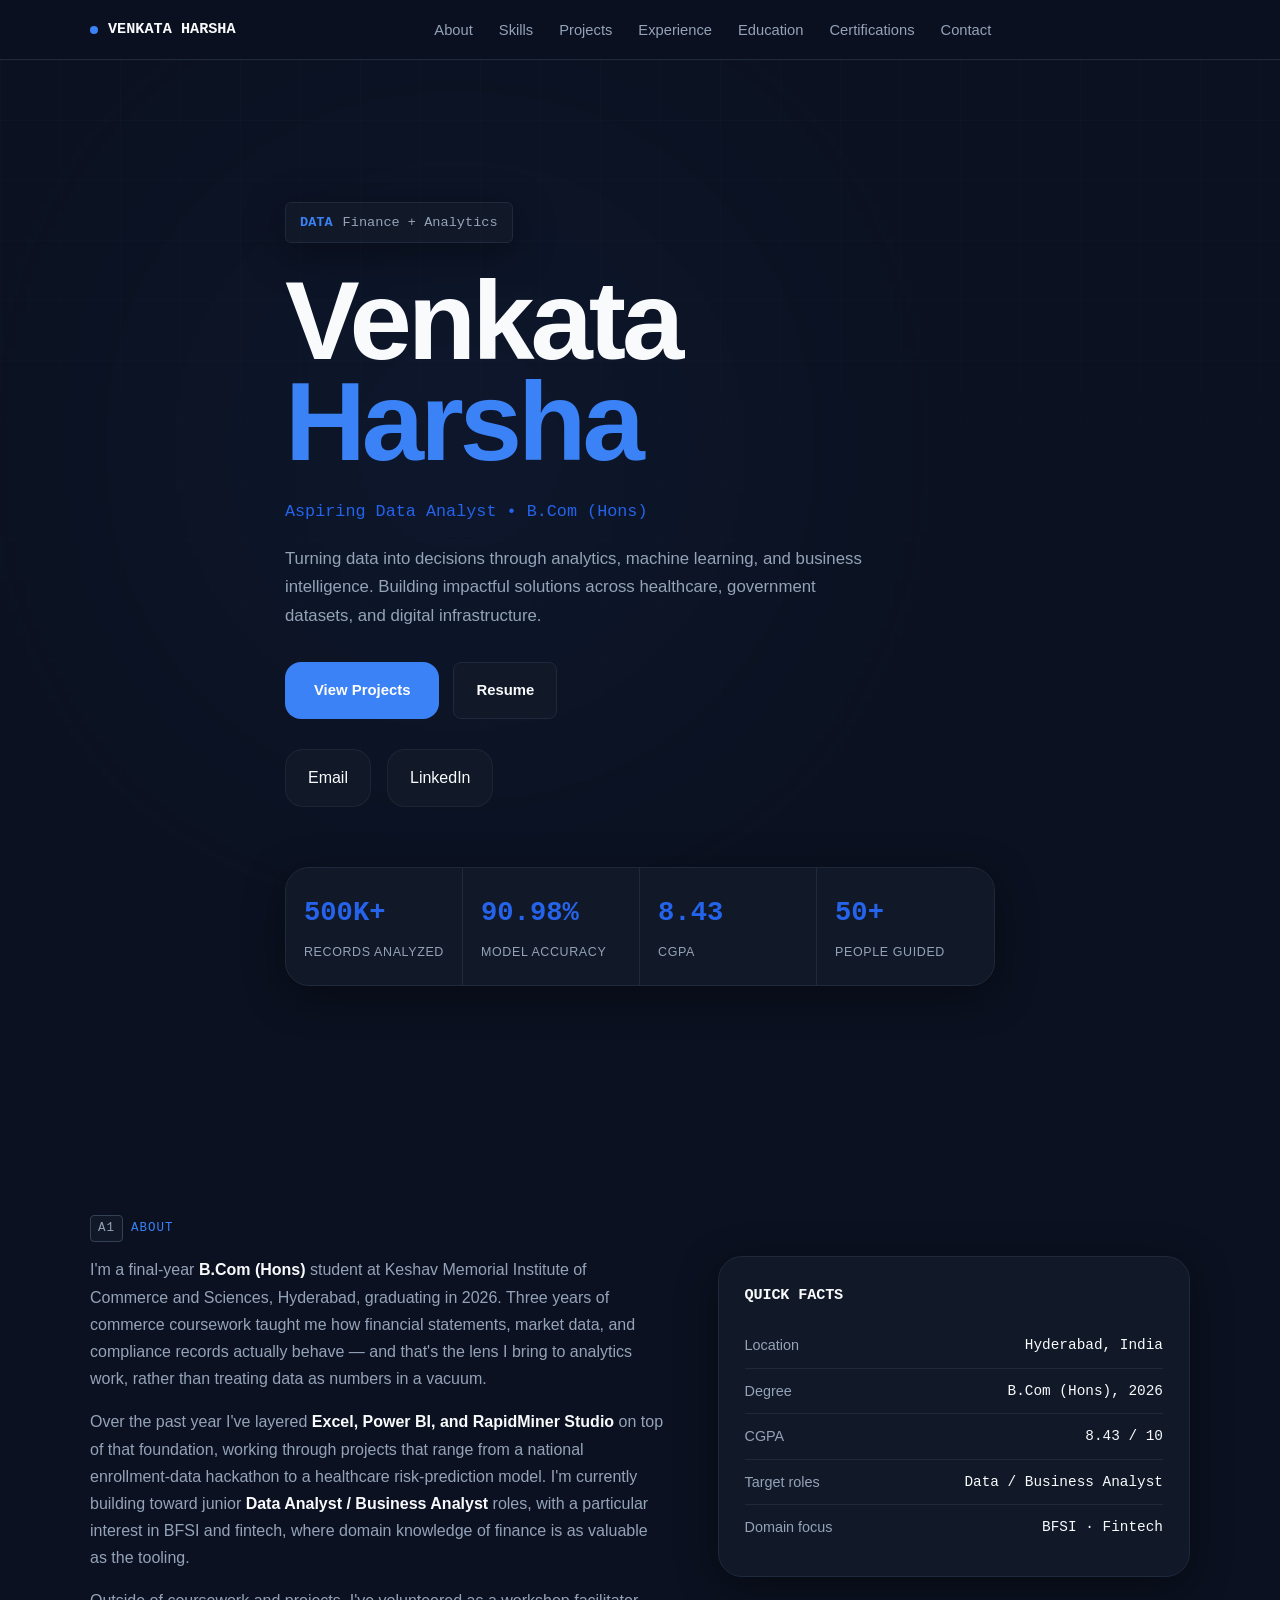
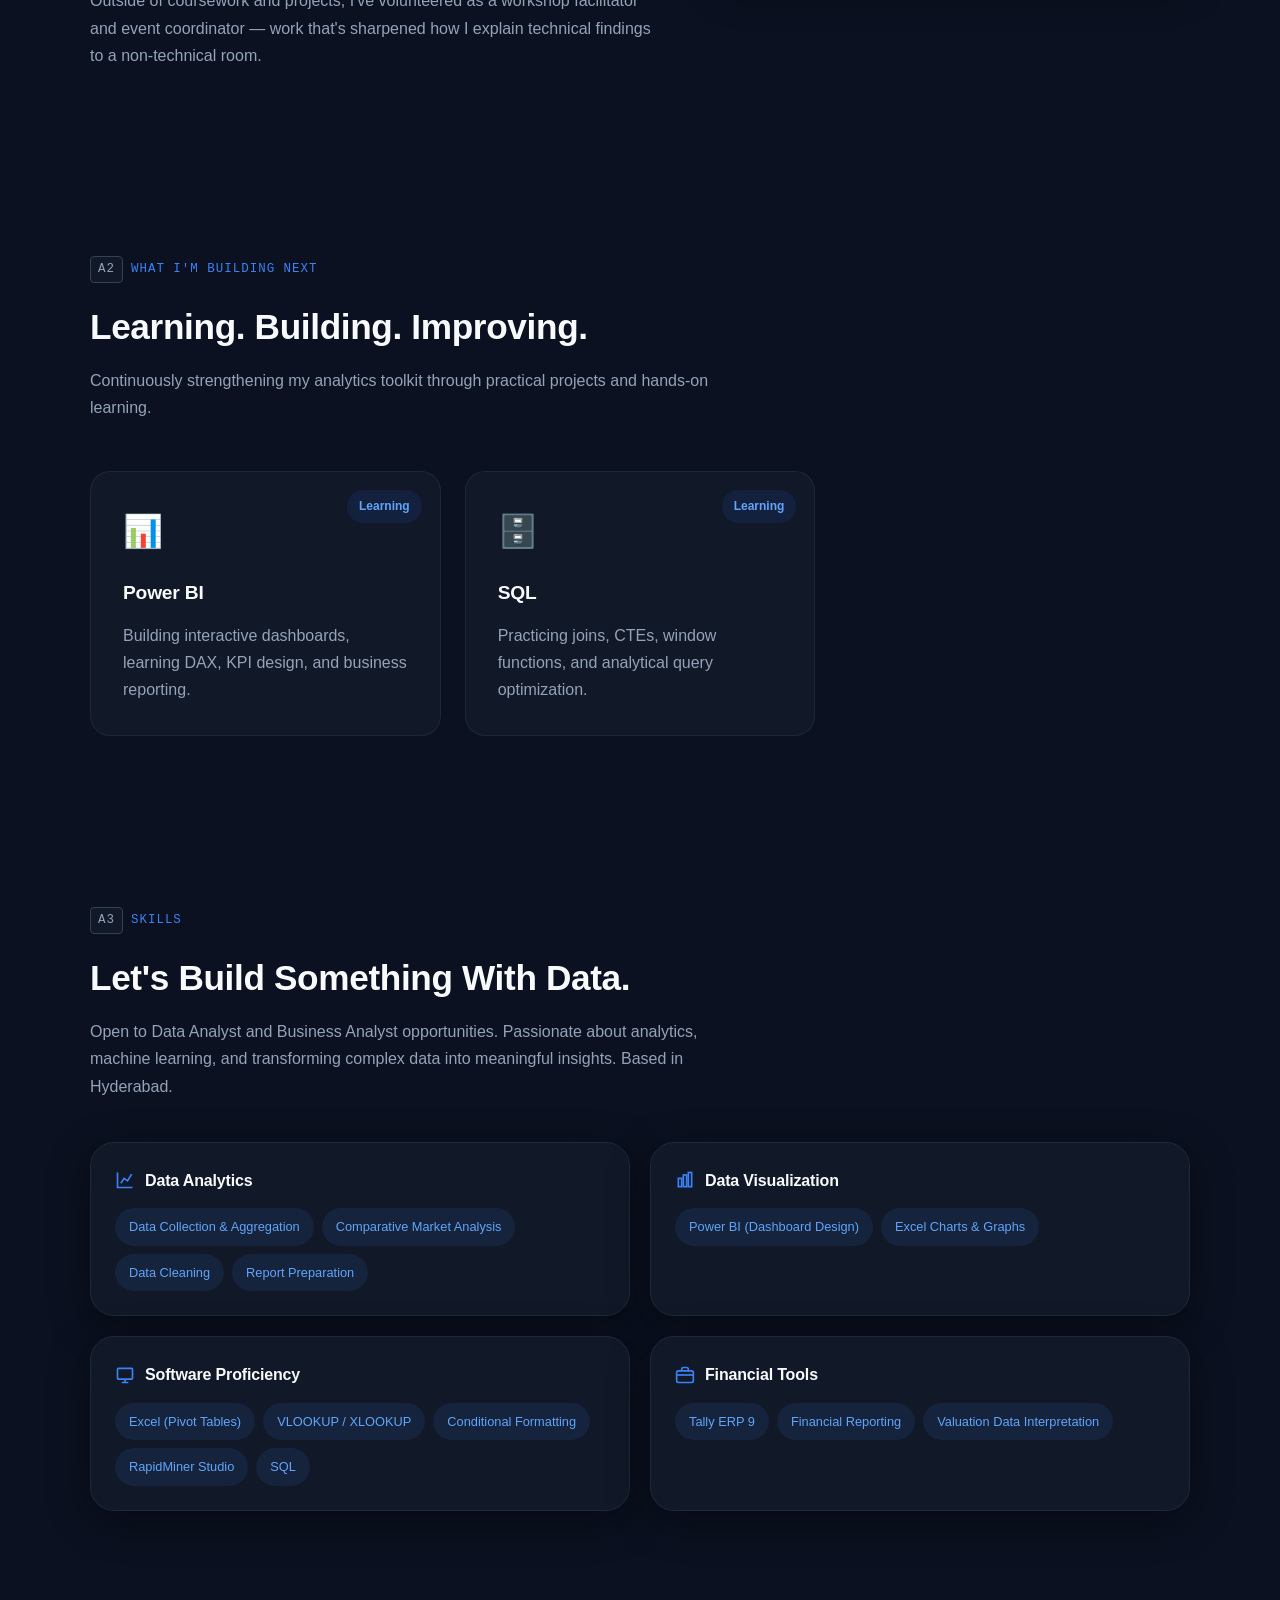
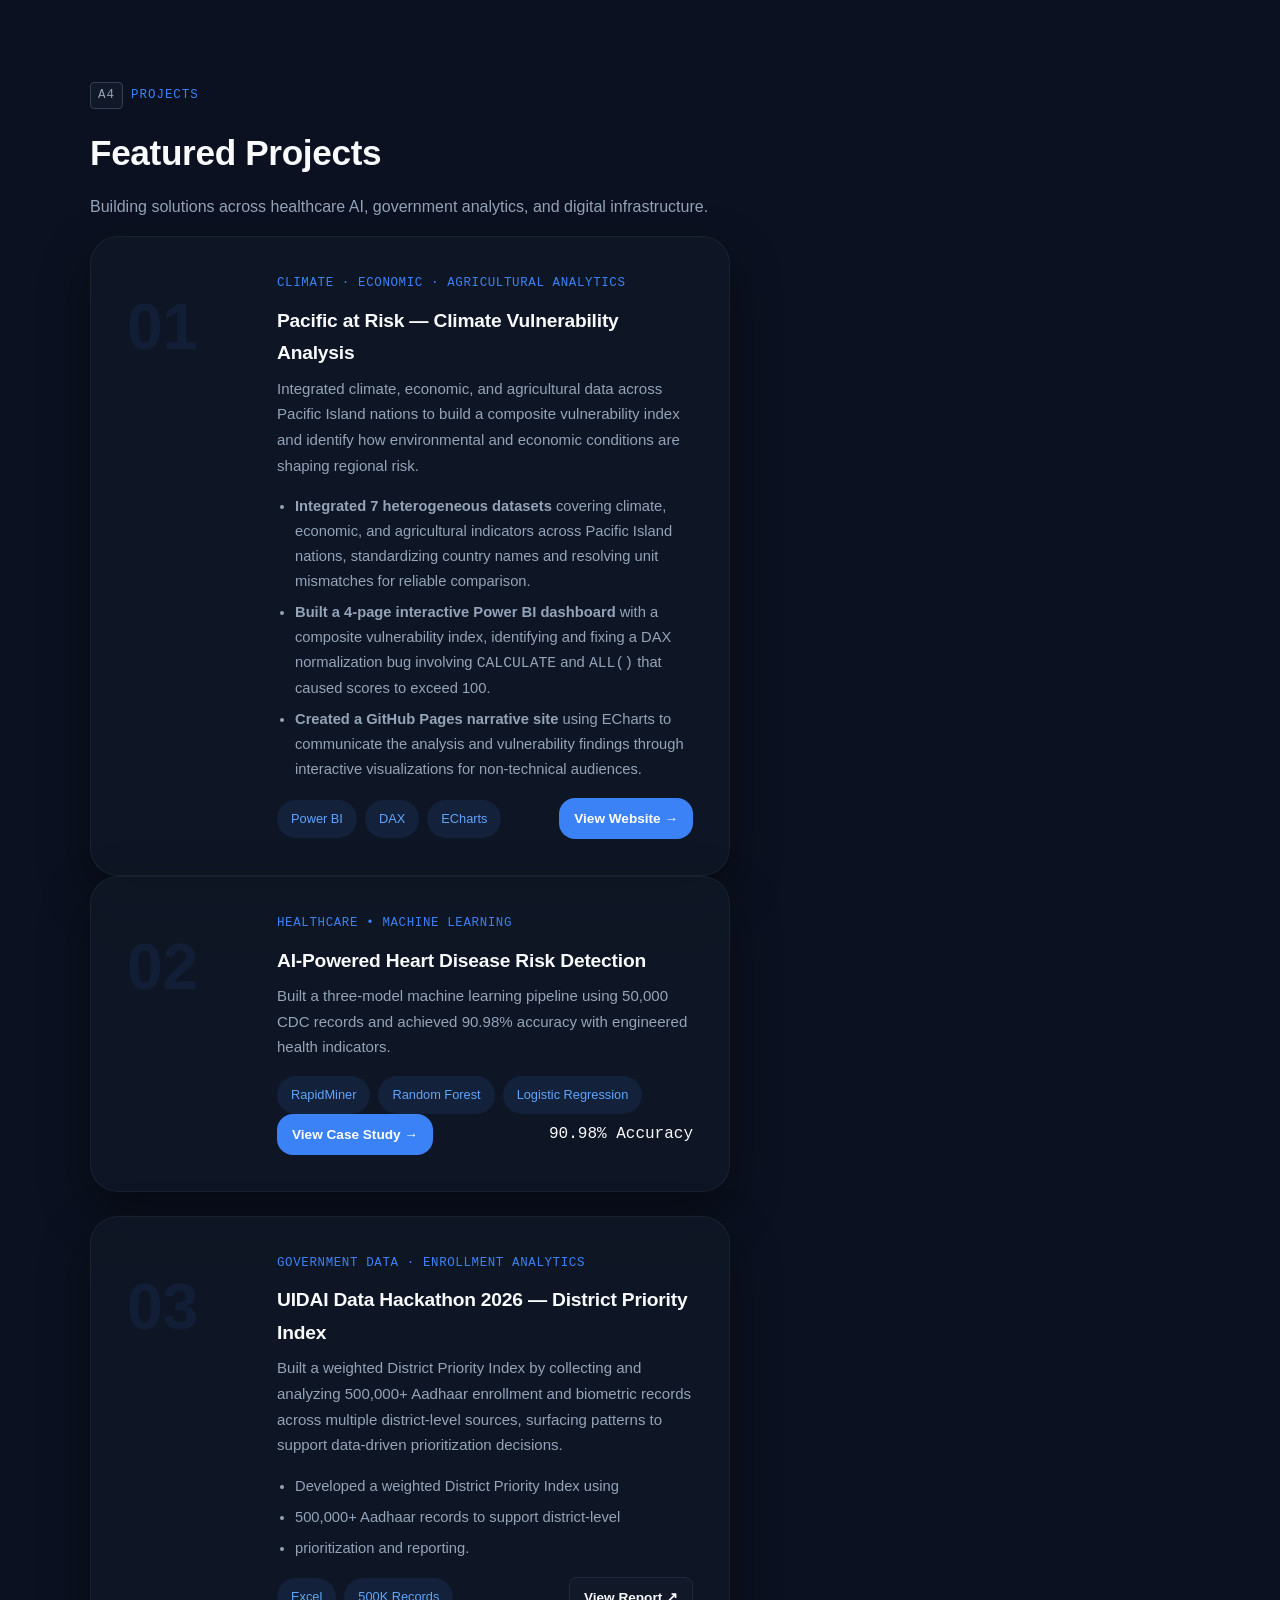
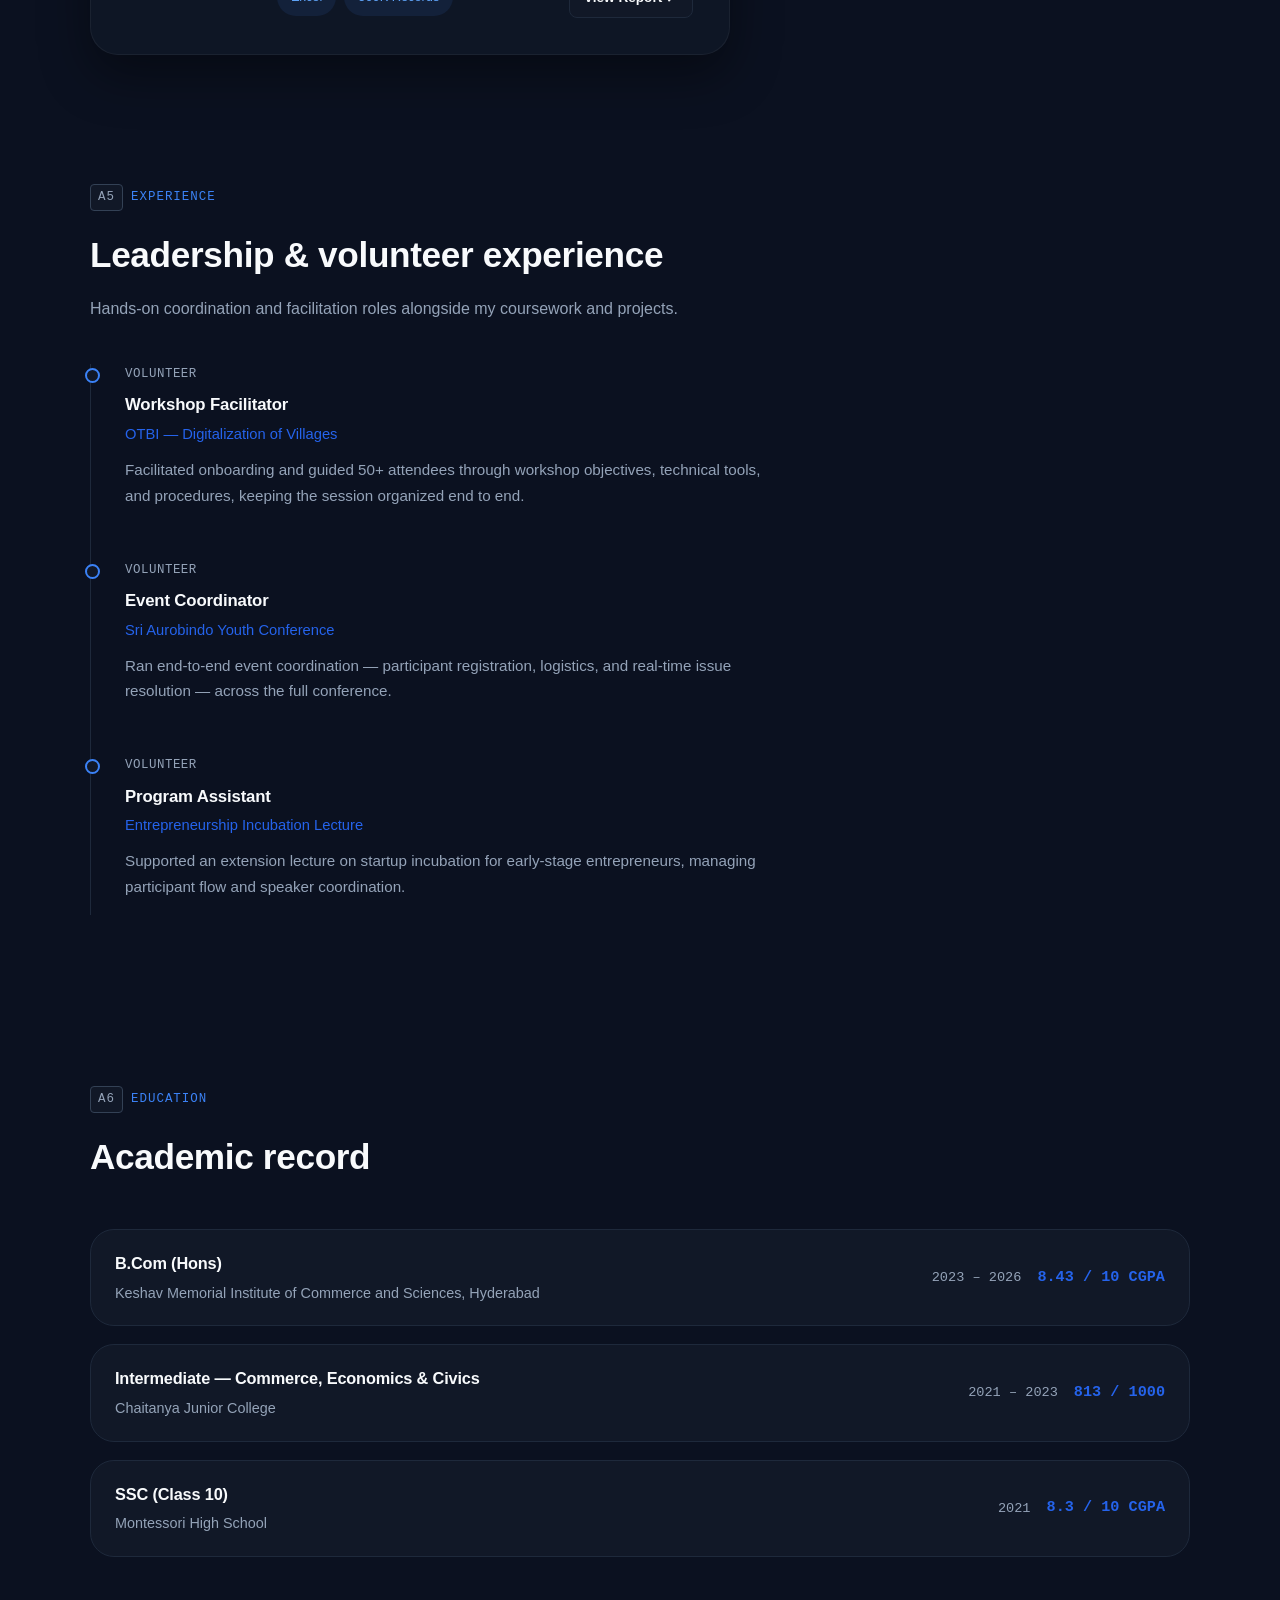
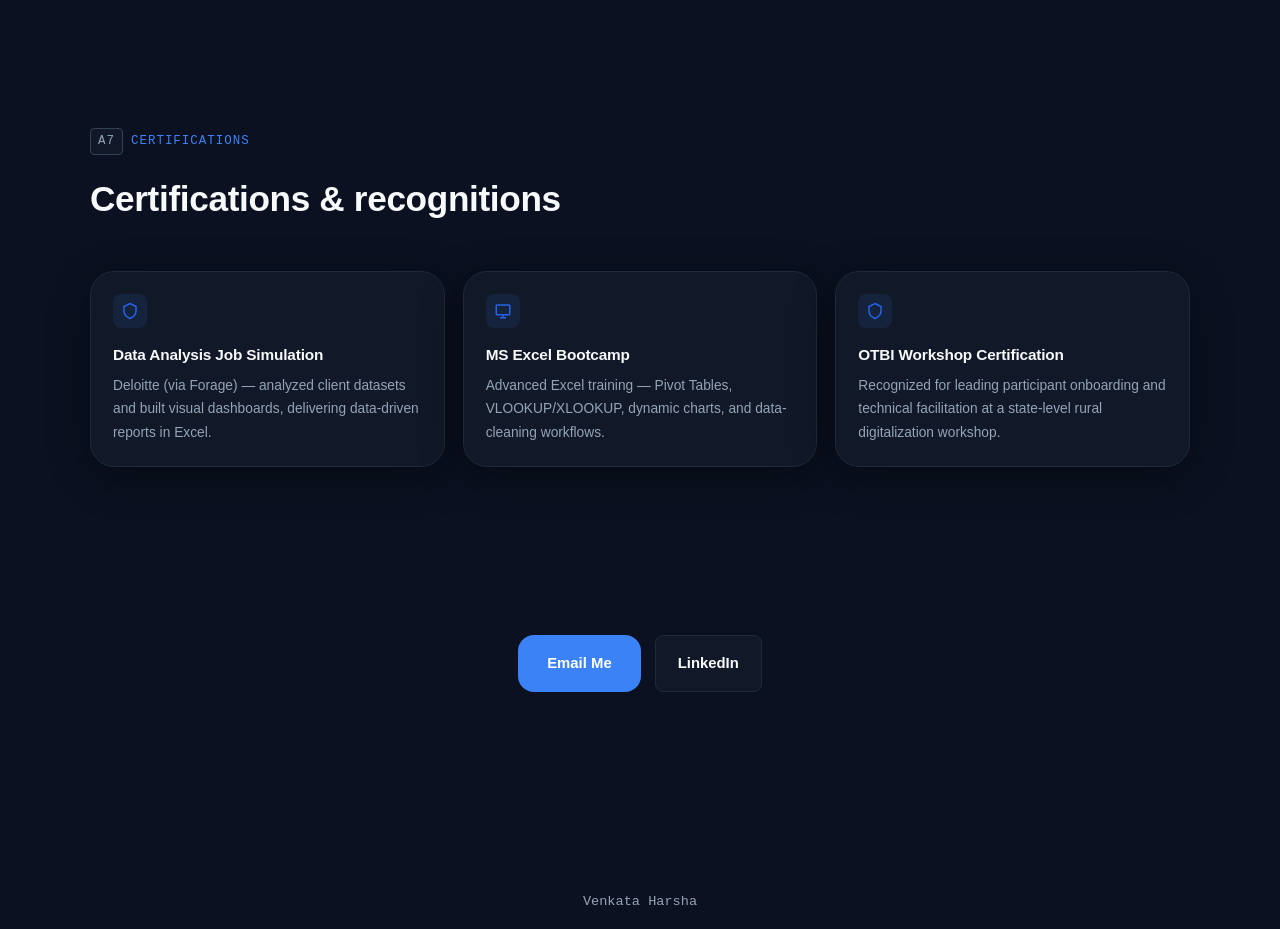
<file: index.html>
<!DOCTYPE html>
<html lang="en" class="no-js">
<head>
<meta charset="UTF-8">
<meta name="viewport" content="width=device-width, initial-scale=1.0">
  
<meta http-equiv="Content-Security-Policy"
content="
default-src 'self';
script-src 'self';
style-src 'self' 'unsafe-inline' https://fonts.googleapis.com;
font-src https://fonts.gstatic.com;
img-src 'self' data:;
frame-src https://drive.google.com;
object-src 'none';
base-uri 'self';
frame-ancestors 'none';
upgrade-insecure-requests;
">
  
<title>Venkata Harsha — Data Analyst Portfolio</title>
<meta name="description" content="Venkata Harsha — B.Com (Hons) graduate and aspiring data analyst. Excel, Power BI, RapidMiner and Python projects across healthcare, public-sector and rural-development data.">

<!-- Favicon: inline SVG, no extra asset file -->
<link rel="icon" href="data:image/svg+xml,%3Csvg xmlns='http://www.w3.org/2000/svg' viewBox='0 0 100 100'%3E%3Crect width='100' height='100' rx='20' fill='%230F8C82'/%3E%3Ctext x='50' y='62' font-size='46' font-family='monospace' fill='white' text-anchor='middle'%3EVH%3C/text%3E%3C/svg%3E">

<!-- Fonts: Space Grotesk (display), Inter (body), IBM Plex Mono (data/labels) -->
<link rel="preconnect" href="https://fonts.googleapis.com">
<link rel="preconnect" href="https://fonts.gstatic.com" crossorigin>
<link href="https://fonts.googleapis.com/css2?family=IBM+Plex+Mono:wght@500;600&family=Inter:wght@400;500;600&family=Space+Grotesk:wght@500;600;700&display=swap" rel="stylesheet">

<link rel="stylesheet" href="style.css">
</head>
<body>
<a class="skip-link" href="#main">Skip to content</a>

<!-- ============ NAV ============ -->
<header class="nav">
  <div class="nav-inner">
    <a class="brand" href="#top" aria-label="Home">
      <span class="dot"></span> VENKATA HARSHA
    </a>
    <nav>
      <ul class="nav-links">
        <li><a href="#about">About</a></li>
        <li><a href="#skills">Skills</a></li>
        <li><a href="#projects">Projects</a></li>
        <li><a href="#experience">Experience</a></li>
        <li><a href="#education">Education</a></li>
        <li><a href="#certifications">Certifications</a></li>
        <li><a href="#contact">Contact</a></li>
      </ul>
    </nav>
    <div style="display:flex; align-items:center; gap:10px;">
      <button class="nav-toggle" aria-label="Open menu" aria-expanded="false">
        <svg viewBox="0 0 24 24" width="24" height="24" fill="none" stroke="currentColor" stroke-width="2"><path d="M3 6h18M3 12h18M3 18h18"/></svg>
      </button>
    </div>
  </div>
</header>

<main id="main">

  <!-- ============ HERO ============ -->
 <section class="hero" id="top">

    <div class="hero-grid"></div>

    <div class="wrap">

        <div class="formula-bar">
            <span class="fx">DATA</span>
            <span>Finance + Analytics</span>
        </div>

        <h1>
            Venkata<br>
            <span class="accent">Harsha</span>
        </h1>

        <p class="role">
            Aspiring Data Analyst • B.Com (Hons)
        </p>

        <p class="intro">
            Turning data into decisions through analytics,
            machine learning, and business intelligence.
            Building impactful solutions across healthcare,
            government datasets, and digital infrastructure.
        </p>

        <div class="hero-actions">
            <a class="btn btn-primary" href="#projects">
                View Projects
            </a>

            <a class="btn btn-ghost"
               href="Harsha_Resume.pdf"
               target="_blank">
                Resume
            </a>
        </div>

              <div class="socials">

              <a class="social-icon"
              href="mailto:venkataharsha2809@gmail.com">
             Email
             </a>

             <a class="social-icon"
             href="https://linkedin.com/in/harshavenkata01/"
             target="_blank">
             LinkedIn
              </a>

              </div>

        <div class="kpis">

            <div class="kpi">
                <div class="num mono"
                     data-target="500"
                     data-suffix="K+">
                    0
                </div>
                <div class="label">
                    Records Analyzed
                </div>
            </div>

            <div class="kpi">
                <div class="num mono"
                     data-target="90.98"
                     data-suffix="%">
                    0
                </div>
                <div class="label">
                    Model Accuracy
                </div>
            </div>

            <div class="kpi">
                <div class="num mono"
                     data-target="8.43">
                    0
                </div>
                <div class="label">
                    CGPA
                </div>
            </div>

            <div class="kpi">
                <div class="num mono"
                     data-target="50"
                     data-suffix="+">
                    0
                </div>
                <div class="label">
                    People Guided
                </div>
            </div>

        </div>

    </div>

</section>

  <!-- ============ ABOUT ============ -->
  <section id="about">
    <div class="wrap">
      <div class="cell-label"><span class="ref">A1</span> About</div>
      <div class="about-grid reveal">
        <div class="about-text">
          <p>
            I'm a final-year <strong>B.Com (Hons)</strong> student at Keshav Memorial Institute of
            Commerce and Sciences, Hyderabad, graduating in 2026. Three years of commerce coursework
            taught me how financial statements, market data, and compliance records actually behave —
            and that's the lens I bring to analytics work, rather than treating data as numbers in a vacuum.
          </p>
          <p>
            Over the past year I've layered <strong>Excel, Power BI, and RapidMiner Studio</strong> on top
            of that foundation, working through projects that range from a national enrollment-data
            hackathon to a healthcare risk-prediction model. I'm currently building toward junior
            <strong>Data Analyst / Business Analyst</strong> roles, with a particular interest in BFSI and
            fintech, where domain knowledge of finance is as valuable as the tooling.
          </p>
          <p>
            Outside of coursework and projects, I've volunteered as a workshop facilitator and event
            coordinator — work that's sharpened how I explain technical findings to a non-technical room.
          </p>
        </div>
        <aside class="about-card">
          <h4 class="mono">QUICK FACTS</h4>
          <div class="fact-row"><span>Location</span><span>Hyderabad, India</span></div>
          <div class="fact-row"><span>Degree</span><span>B.Com (Hons), 2026</span></div>
          <div class="fact-row"><span>CGPA</span><span>8.43 / 10</span></div>
          <div class="fact-row"><span>Target roles</span><span>Data / Business Analyst</span></div>
          <div class="fact-row"><span>Domain focus</span><span> BFSI · Fintech</span></div>
        </aside>
      </div>
    </div>
  </section>

<!-- ============ CURRENTLY WORKING ON ============ -->
<section id="Currently Working ON">
    <div class="wrap">
      <div class="cell-label"><span class="ref">A2</span> What i'm building next
        
</div>
      <div class="section-head reveal">
            <h2>Learning. Building. Improving.</h2>
            <p>
                Continuously strengthening my analytics toolkit through
                practical projects and hands-on learning.
            </p>
        </div>

        <div class="current-grid">

            <div class="current-card">
                <div class="status">Learning</div>

                <div class="current-icon">📊</div>

                <h3>Power BI</h3>

                <p>
                    Building interactive dashboards, learning DAX,
                    KPI design, and business reporting.
                </p>
            </div>

            <div class="current-card">
                <div class="status">Learning</div>

                <div class="current-icon">🗄️</div>

                <h3>SQL</h3>

                <p>
                    Practicing joins, CTEs, window functions,
                    and analytical query optimization.
                </p>
            </div>


        </div>

    </div>

</section>



  <!-- ============ SKILLS ============ -->
  <section id="skills">
    <div class="wrap">
      <div class="cell-label"><span class="ref">A3</span> Skills</div>
      <div class="section-head reveal">
        <h2>
        Let's Build Something With Data.
         </h2>

          <p>
         Open to Data Analyst and Business Analyst opportunities.
         Passionate about analytics, machine learning, and transforming
         complex data into meaningful insights.

          Based in Hyderabad.
         </p>
      </div>
      <div class="skills-grid">
        <div class="skill-card reveal">
          <h3><svg class="icon" viewBox="0 0 24 24" fill="none" stroke="currentColor" stroke-width="2"><path d="M3 3v18h18"/><path d="M7 16l4-6 4 3 5-8"/></svg> Data Analytics</h3>
          <div class="tag-list">
            <span class="tag">Data Collection &amp; Aggregation</span>
            <span class="tag">Comparative Market Analysis</span>
            <span class="tag">Data Cleaning</span>
            <span class="tag">Report Preparation</span>
          </div>
        </div>
        <div class="skill-card reveal">
          <h3><svg class="icon" viewBox="0 0 24 24" fill="none" stroke="currentColor" stroke-width="2"><rect x="4" y="10" width="4" height="10"/><rect x="10" y="6" width="4" height="14"/><rect x="16" y="3" width="4" height="17"/></svg> Data Visualization</h3>
          <div class="tag-list">
            <span class="tag">Power BI (Dashboard Design)</span>
            <span class="tag">Excel Charts &amp; Graphs</span>
          </div>
        </div>
        <div class="skill-card reveal">
          <h3><svg class="icon" viewBox="0 0 24 24" fill="none" stroke="currentColor" stroke-width="2"><rect x="3" y="4" width="18" height="13" rx="1"/><path d="M8 21h8M12 17v4"/></svg> Software Proficiency</h3>
          <div class="tag-list">
            <span class="tag">Excel (Pivot Tables)</span>
            <span class="tag">VLOOKUP / XLOOKUP</span>
            <span class="tag">Conditional Formatting</span>
            <span class="tag">RapidMiner Studio</span>
            <span class="tag">SQL  </span>
          </div>
        </div>
        <div class="skill-card reveal">
          <h3><svg class="icon" viewBox="0 0 24 24" fill="none" stroke="currentColor" stroke-width="2"><rect x="2" y="7" width="20" height="14" rx="2"/><path d="M16 7V5a2 2 0 0 0-2-2h-4a2 2 0 0 0-2 2v2"/><path d="M2 12h20"/></svg> Financial Tools</h3>
          <div class="tag-list">
            <span class="tag">Tally ERP 9</span>
            <span class="tag">Financial Reporting</span>
            <span class="tag">Valuation Data Interpretation</span>
          </div>
        </div>
      </div>
    </div>
  </section>


  <!-- ============ PROJECTS ============ -->


  
  <section id="projects">
    <div class="wrap">
      <div class="cell-label"><span class="ref">A4</span> Projects</div>
      <div class="section-head reveal">
        <h2>Featured Projects</h2>
<p>
Building solutions across healthcare AI,
government analytics, and digital infrastructure.
</p>
        
<article class="project-card reveal">
  <div class="project-index">01</div>
  <div>
    <div class="project-domain">Climate · Economic · Agricultural Analytics</div>
    <h3>Pacific at Risk — Climate Vulnerability Analysis</h3>

    <p>
      Integrated climate, economic, and agricultural data across Pacific Island
      nations to build a composite vulnerability index and identify how
      environmental and economic conditions are shaping regional risk.
    </p>
    
<ul>
  <li>
    <strong>Integrated 7 heterogeneous datasets</strong> covering climate,
    economic, and agricultural indicators across Pacific Island nations,
    standardizing country names and resolving unit mismatches for reliable comparison.
  </li>

  <li>
    <strong>Built a 4-page interactive Power BI dashboard</strong> with a composite
    vulnerability index, identifying and fixing a DAX normalization bug involving
    <code>CALCULATE</code> and <code>ALL()</code> that caused scores to exceed 100.
  </li>

  <li>
    <strong>Created a GitHub Pages narrative site</strong> using ECharts to
    communicate the analysis and vulnerability findings through interactive
    visualizations for non-technical audiences.
  </li>
</ul>

    <div class="project-foot">
      <div class="tag-list">
        <span class="tag">Power BI</span>
        <span class="tag">DAX</span>
        <span class="tag">ECharts</span>
      </div>
 <div class="project-foot">
         <a class="btn btn-primary btn-sm" href="projects/Dataviz.html">
         View Website →
        </a>
      
        </div>

    </div>

</article>


      <div class="projects-grid">

        <article class="project-card reveal">

    <div class="project-index">
        02
    </div>

    <div>

        <div class="project-domain">
            Healthcare • Machine Learning
        </div>

        <h3>
            AI-Powered Heart Disease Risk Detection
        </h3>

        <p>
            Built a three-model machine learning pipeline using
            50,000 CDC records and achieved 90.98% accuracy with
            engineered health indicators.
        </p>

        <div class="tag-list">

            <span class="tag">RapidMiner</span>

            <span class="tag">Random Forest</span>

            <span class="tag">Logistic Regression</span>

        </div>

        <div class="project-foot">
         <a class="btn btn-primary btn-sm" href="projects/heart-disease.html">
         View Case Study →
        </a>

            <span class="mono">
                90.98% Accuracy
            </span>

        </div>

    </div>

</article>
        
        <article class="project-card reveal">
          <div class="project-index">03</div>
          <div>
            <div class="project-domain">Government Data · Enrollment Analytics</div>
            <h3>UIDAI Data Hackathon 2026 — District Priority Index</h3>
            <p>
              Built a weighted District Priority Index by collecting and analyzing 500,000+ Aadhaar
              enrollment and biometric records across multiple district-level sources, surfacing
              patterns to support data-driven prioritization decisions.
            </p>
            <ul>
              <li>Developed a weighted District Priority Index using</li>
              <li>500,000+ Aadhaar records to support district-level</li>
              <li>prioritization and reporting.</li>
            </ul>
            <div class="project-foot">
              <div class="tag-list"><span class="tag">Excel</span><span class="tag">500K Records</span></div>
              <a class="btn btn-ghost btn-sm" href="https://drive.google.com/file/d/1wrDC3rOAaqgwdcNs7Lb5b0GQG-Y6Wdht/view?usp=drive_link" target="_blank" rel="noopener">View Report ↗</a>
            </div>
          </div>
        </article>
        </div><!-- /.projects-grid -->
      </div><!-- /.section-head -->
    </div><!-- /.wrap -->


  <!-- ============ EXPERIENCE ============ -->
  <section id="experience">
    <div class="wrap">
      <div class="cell-label"><span class="ref">A5</span> Experience</div>
      <div class="section-head reveal">
        <h2>Leadership &amp; volunteer experience</h2>
        <p>Hands-on coordination and facilitation roles alongside my coursework and projects.</p>
      </div>
      <div class="timeline">
        <div class="tl-item reveal">
          <div class="tl-meta"> Volunteer</div>
          <h3>Workshop Facilitator</h3>
          <div class="tl-org">OTBI — Digitalization of Villages</div>
          <p>Facilitated onboarding and guided 50+ attendees through workshop objectives, technical tools, and procedures, keeping the session organized end to end.</p>
        </div>
        
        <div class="tl-item reveal">
          <div class="tl-meta"> Volunteer</div>
          <h3>Event Coordinator</h3>
          <div class="tl-org">Sri Aurobindo Youth Conference</div>
          <p>Ran end-to-end event coordination — participant registration, logistics, and real-time issue resolution — across the full conference.</p>
        </div>
        <div class="tl-item reveal">
          <div class="tl-meta"> Volunteer</div>
          <h3>Program Assistant</h3>
          <div class="tl-org">Entrepreneurship Incubation Lecture</div>
          <p>Supported an extension lecture on startup incubation for early-stage entrepreneurs, managing participant flow and speaker coordination.</p>
        </div>
      </div>
    </div>
  </section>

  <!-- ============ EDUCATION ============ -->
  <section id="education">
    <div class="wrap">
      <div class="cell-label"><span class="ref">A6</span> Education</div>
      <div class="section-head reveal">
        <h2>Academic record</h2>
      </div>
      <div class="edu-grid">
        <div class="edu-row reveal">
          <div>
            <h3>B.Com (Hons)</h3>
            <div class="edu-org">Keshav Memorial Institute of Commerce and Sciences, Hyderabad</div>
          </div>
          <div class="edu-year">2023 – 2026</div>
          <div class="edu-score">8.43 / 10 CGPA</div>
        </div>
        <div class="edu-row reveal">
          <div>
            <h3>Intermediate — Commerce, Economics &amp; Civics</h3>
            <div class="edu-org">Chaitanya Junior College</div>
          </div>
          <div class="edu-year">2021 – 2023</div>
          <div class="edu-score">813 / 1000</div>
        </div>
        <div class="edu-row reveal">
          <div>
            <h3>SSC (Class 10)</h3>
            <div class="edu-org">Montessori High School</div>
          </div>
          <div class="edu-year">2021</div>
          <div class="edu-score">8.3 / 10 CGPA</div>
        </div>
      </div>
    </div>
  </section>

  <!-- ============ CERTIFICATIONS ============ -->
  <section id="certifications">
    <div class="wrap">
      <div class="cell-label"><span class="ref">A7</span> Certifications</div>
      <div class="section-head reveal">
        <h2>Certifications &amp; recognitions</h2>
      </div>
      <div class="cert-grid">
        <div class="cert-card reveal">
          <div class="badge"><svg viewBox="0 0 24 24" fill="none" stroke="currentColor" stroke-width="2"><path d="M12 2l8 4v6c0 5-3.5 8-8 10-4.5-2-8-5-8-10V6l8-4z"/></svg></div>
          <h3>Data Analysis Job Simulation</h3>
          <p>Deloitte (via Forage) — analyzed client datasets and built visual dashboards, delivering data-driven reports in Excel.</p>
        </div>
        <div class="cert-card reveal">
          <div class="badge"><svg viewBox="0 0 24 24" fill="none" stroke="currentColor" stroke-width="2"><rect x="3" y="4" width="18" height="13" rx="1"/><path d="M8 21h8M12 17v4"/></svg></div>
          <h3>MS Excel Bootcamp</h3>
          <p>Advanced Excel training — Pivot Tables, VLOOKUP/XLOOKUP, dynamic charts, and data-cleaning workflows.</p>
        </div>
        <div class="cert-card reveal">
          <div class="badge"><svg viewBox="0 0 24 24" fill="none" stroke="currentColor" stroke-width="2"><path d="M12 2l8 4v6c0 5-3.5 8-8 10-4.5-2-8-5-8-10V6l8-4z"/></svg></div>
          <h3>OTBI Workshop Certification</h3>
          <p>Recognized for leading participant onboarding and technical facilitation at a state-level rural digitalization workshop.</p>
        </div>
      </div>
    </div>
  </section>

  <!-- ============ CONTACT ============ -->
  <section id="contact">
    <div class="contact-methods">

    <a class="btn btn-primary"
       href="mailto:venkataharsha2809@gmail.com"
       rel="noopener noreferrer">
        Email Me
    </a>

    <a class="btn btn-ghost"
       href="https://www.linkedin.com/in/harshavenkata01"
       target="_blank"
       rel="noopener noreferrer">
        LinkedIn
    </a>

</div>
  </section>

</main>

<footer>
  <div class="wrap">
     Venkata Harsha 
  </div>
</footer>

<script src="script.js"></script>
</body>
</html>
</file>
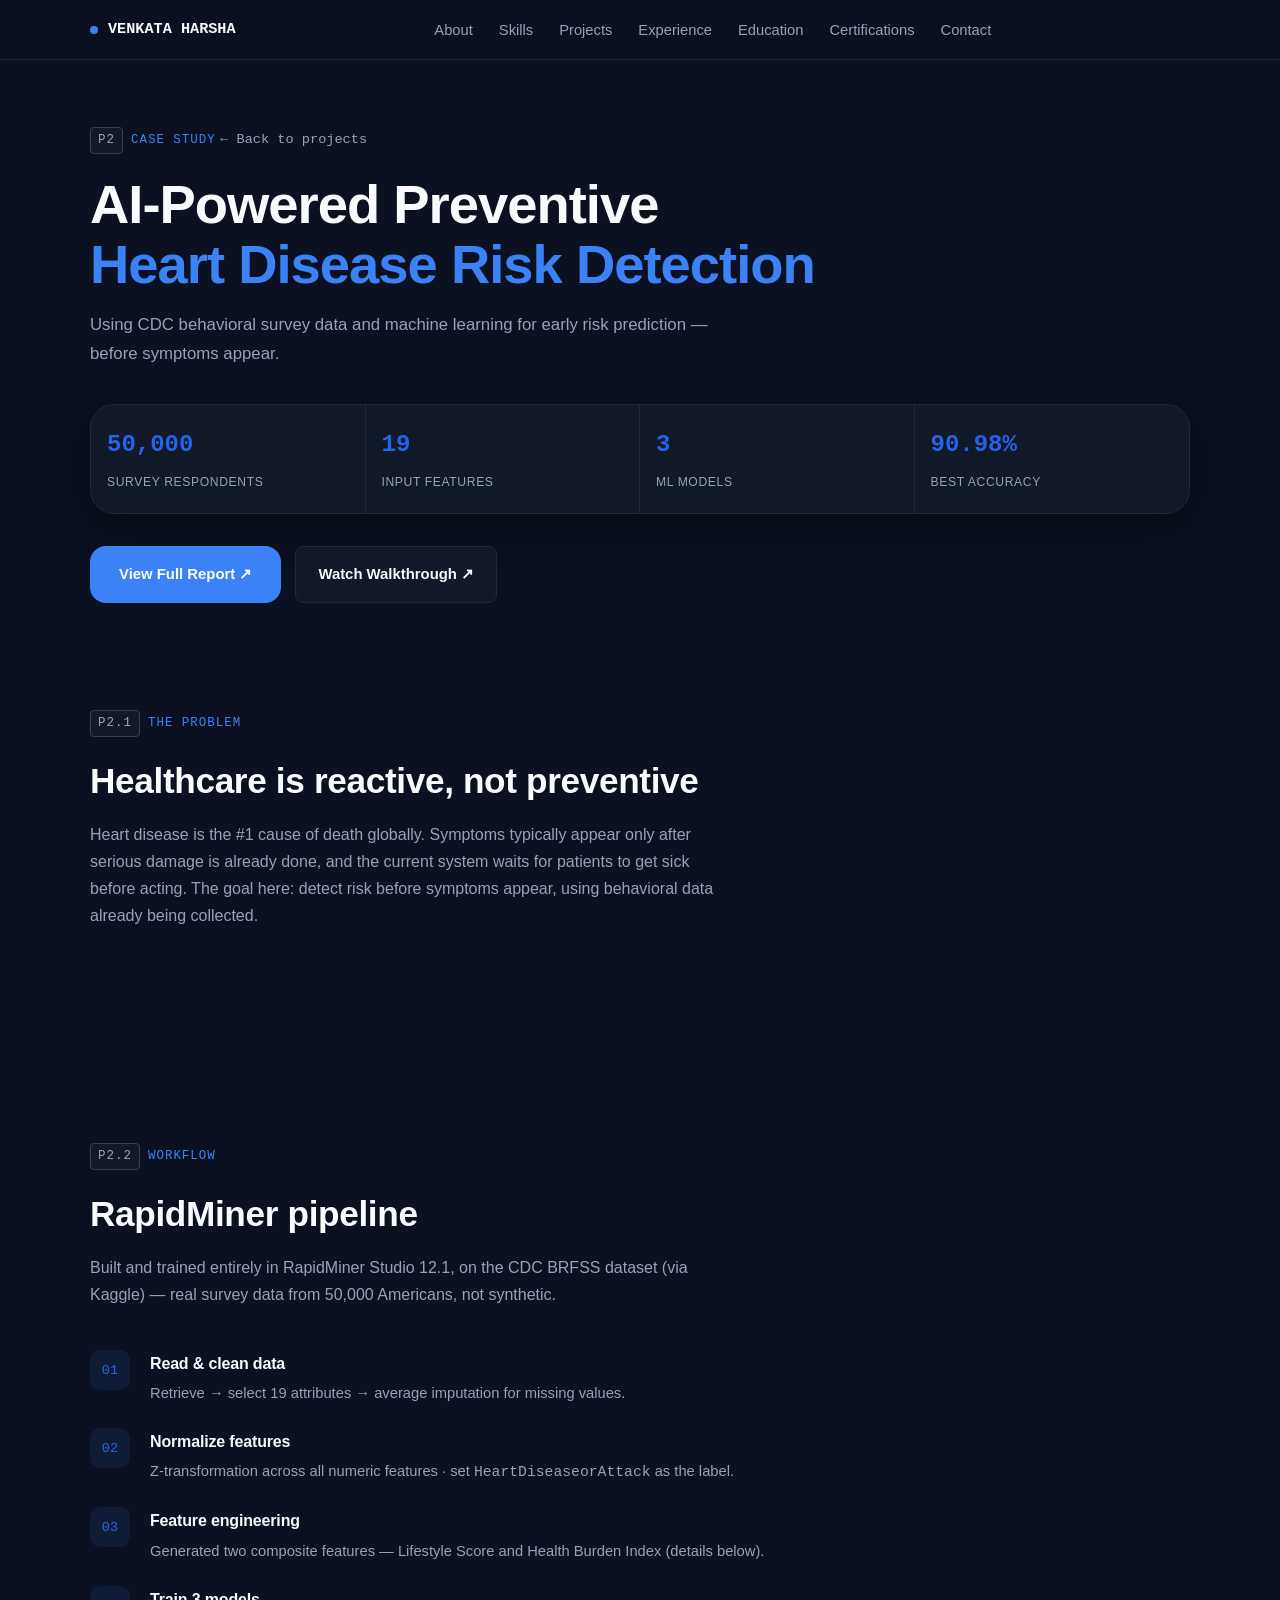
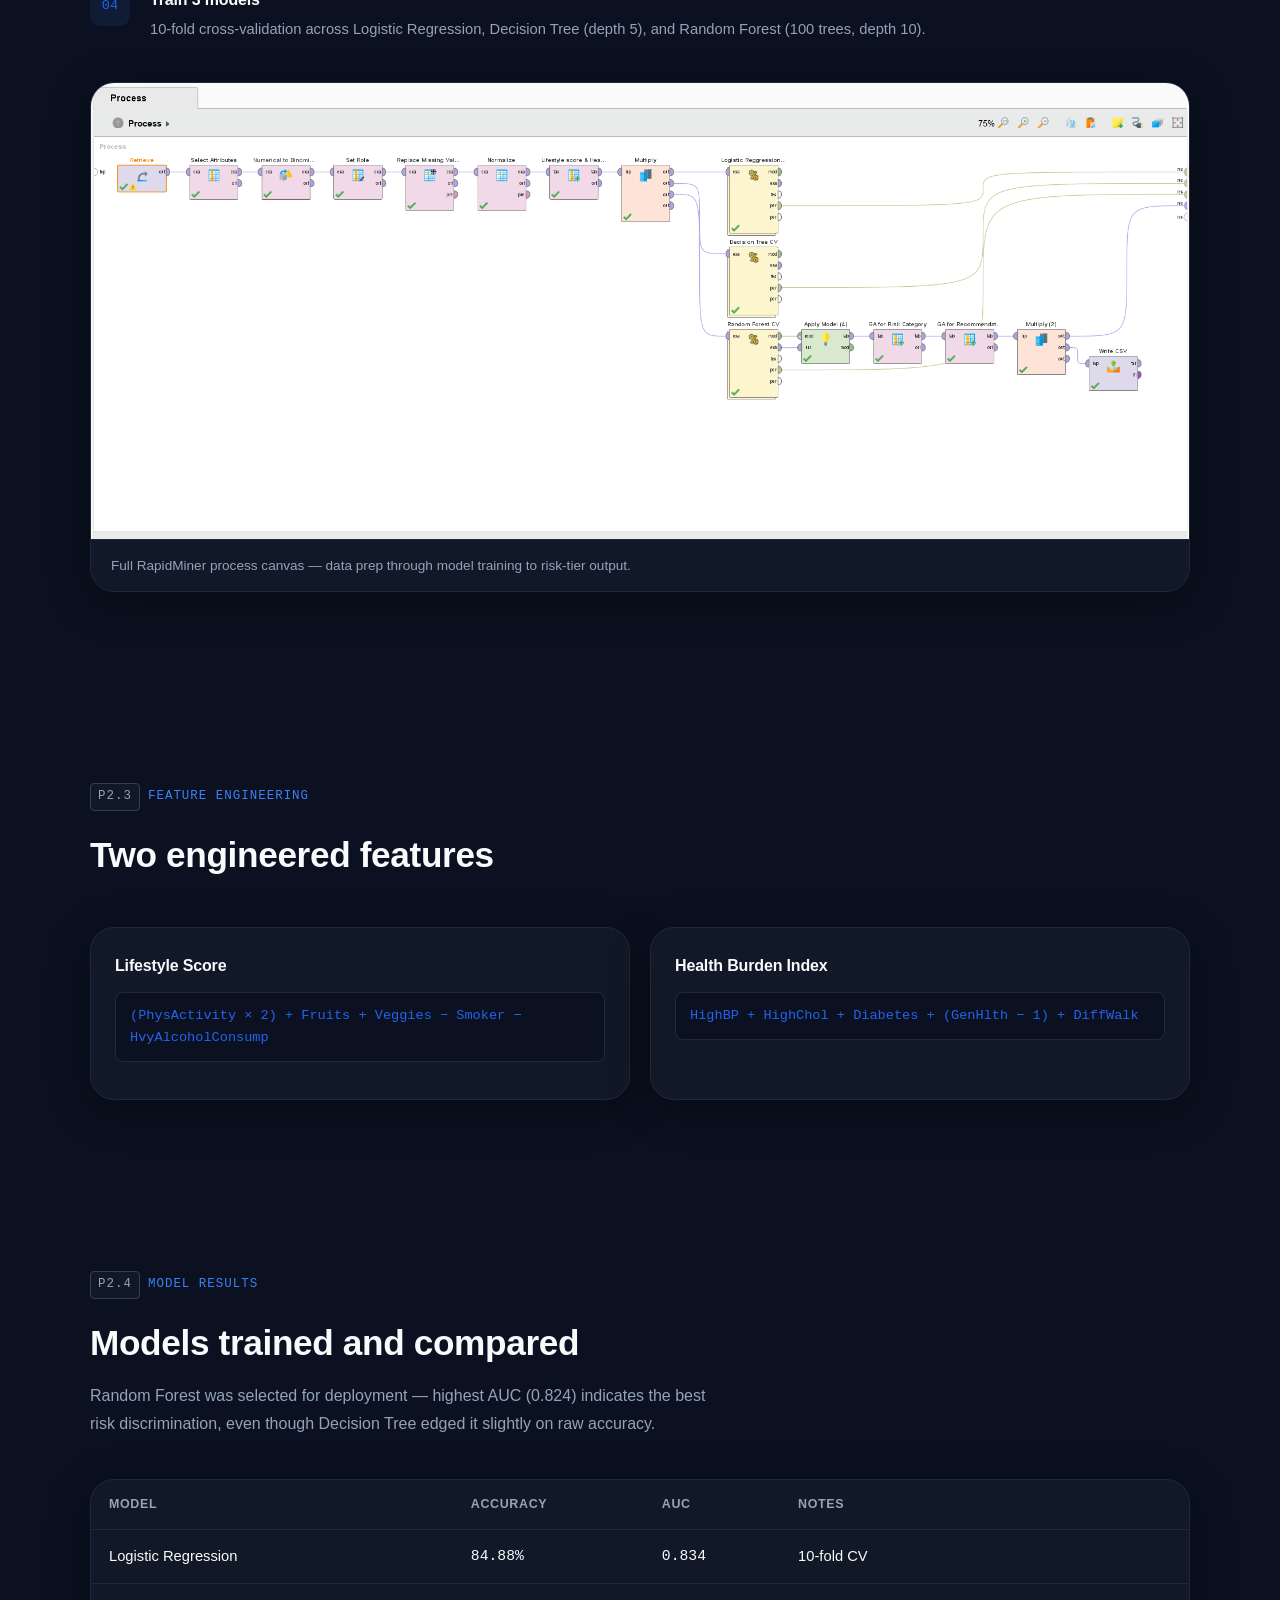
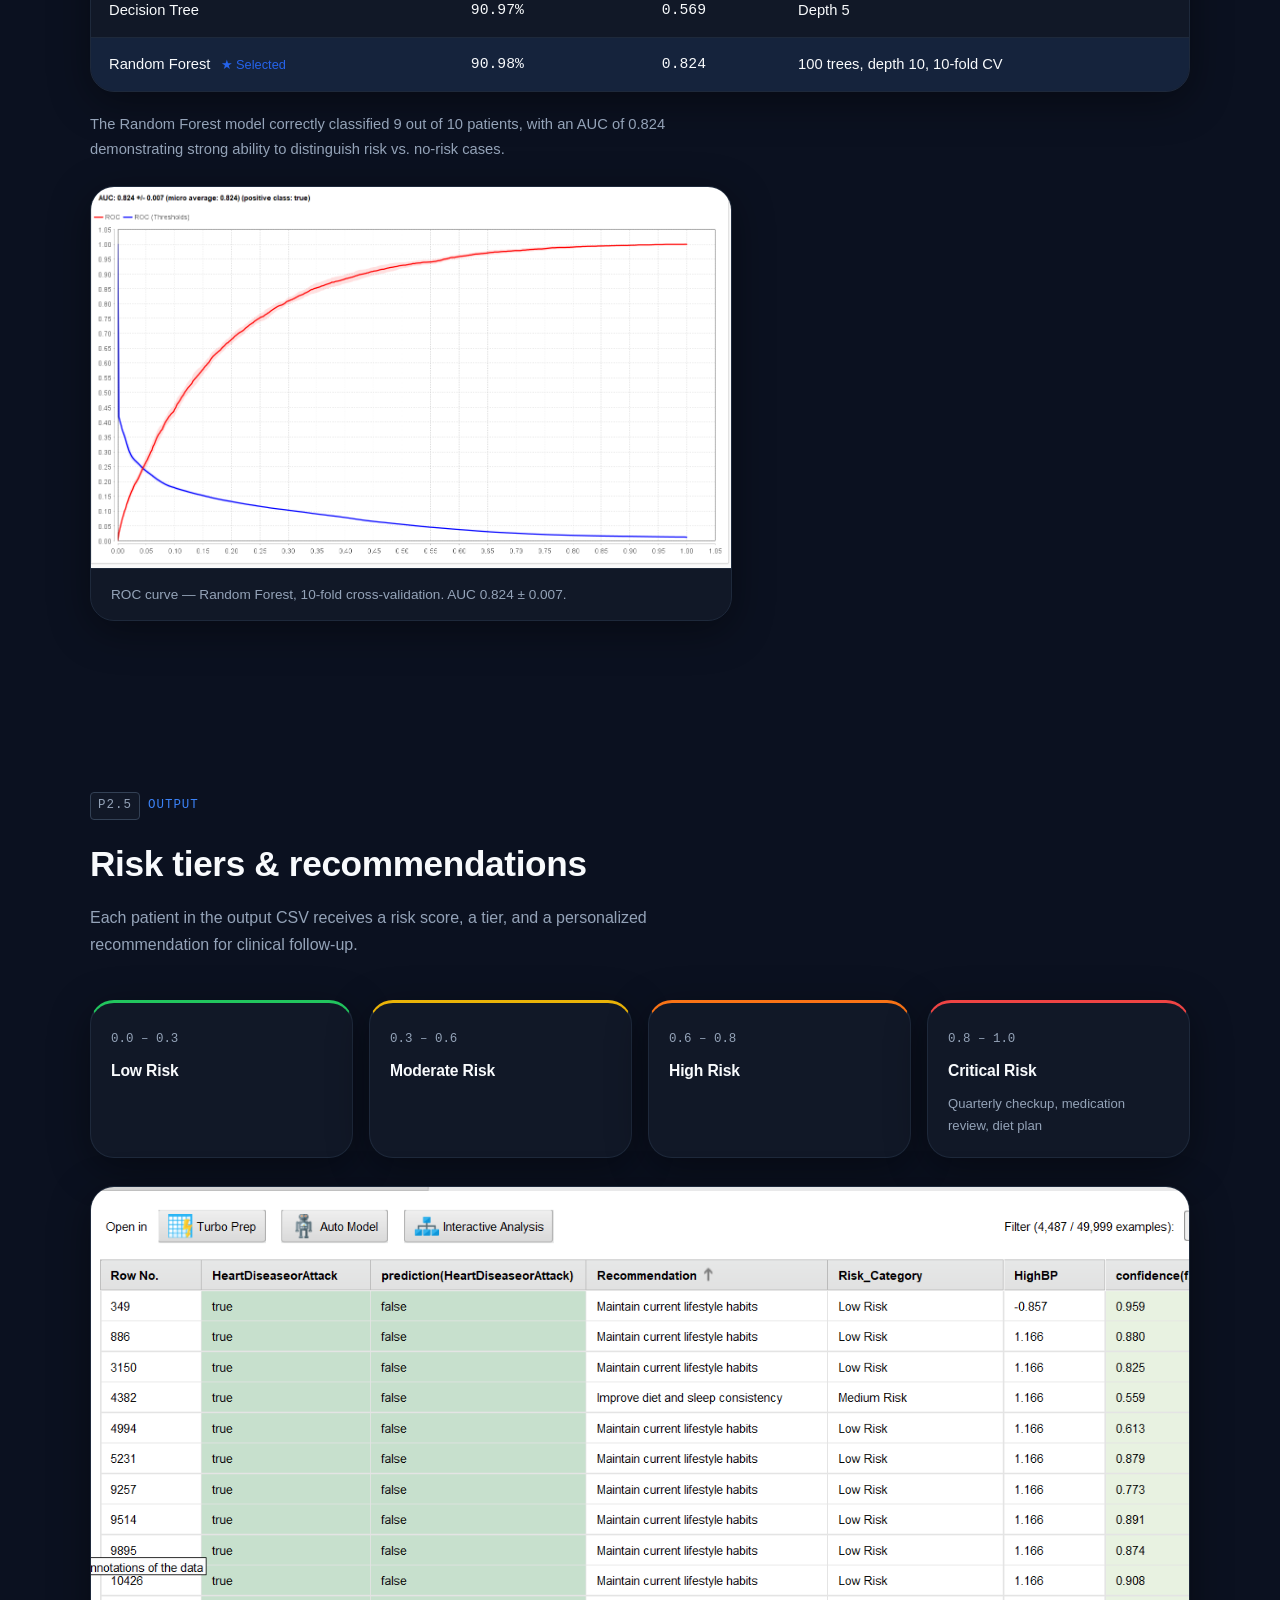
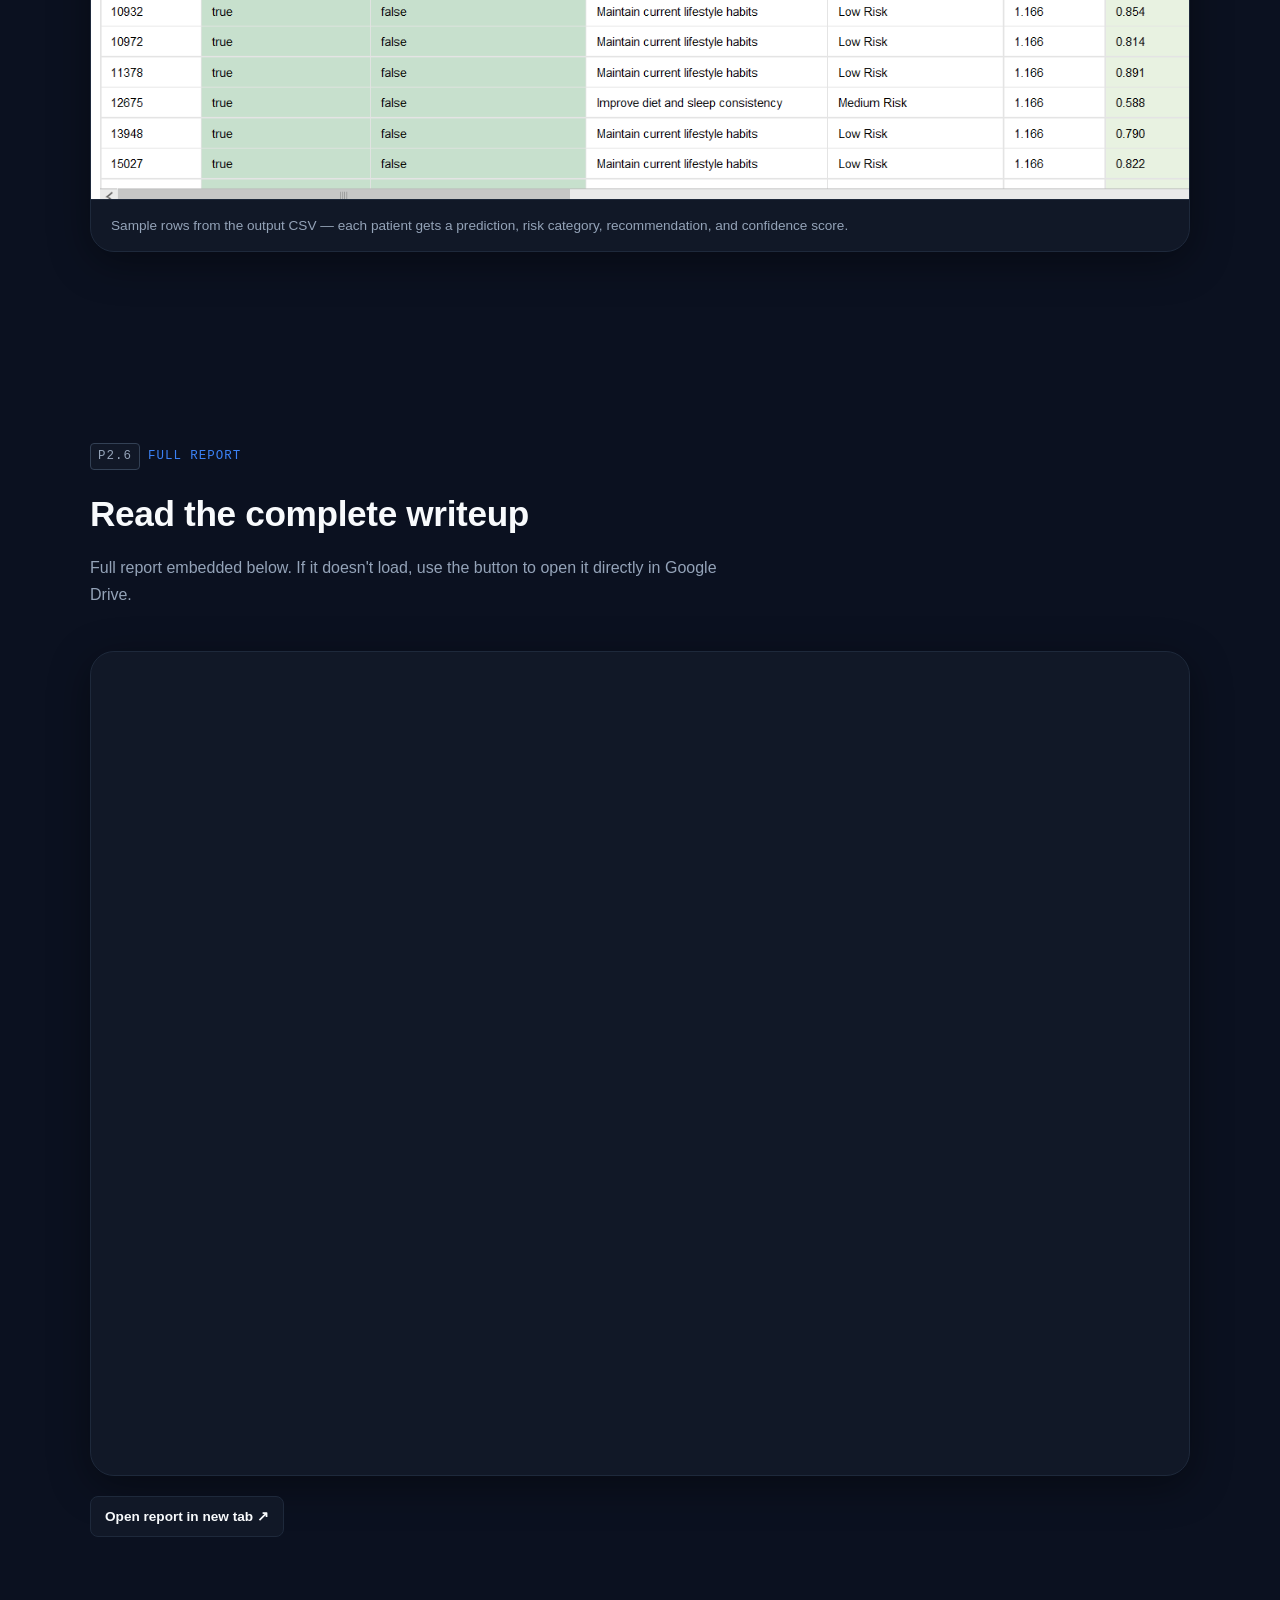
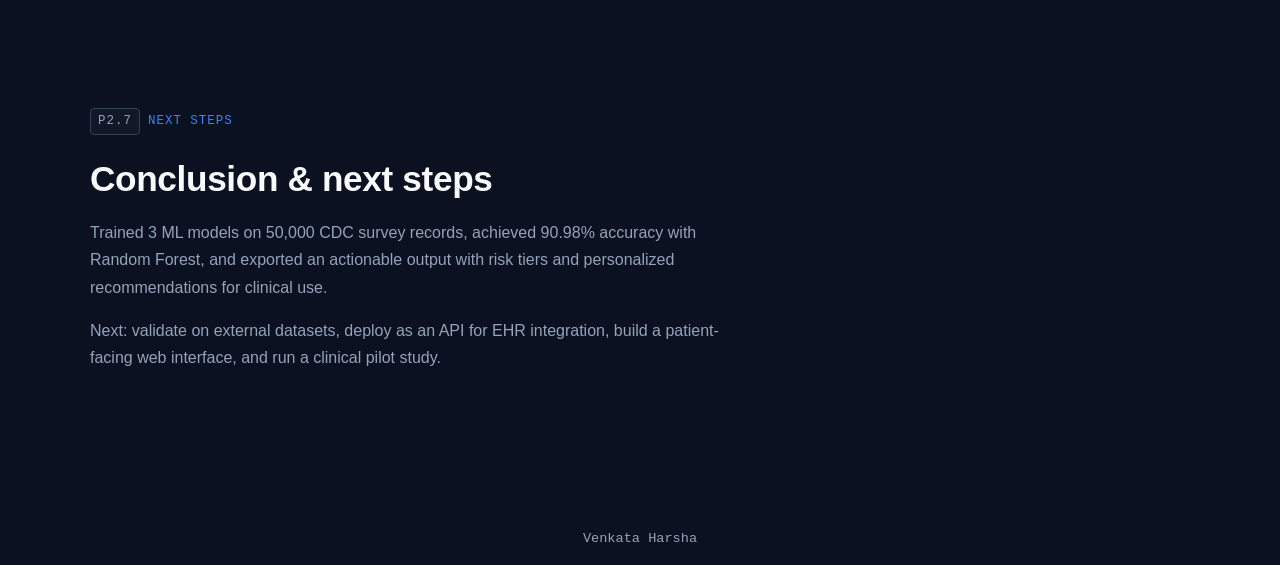
<file: projects/heart-disease.html>
<!DOCTYPE html>
<html lang="en" class="no-js">
<head>
<meta charset="UTF-8">
<meta name="viewport" content="width=device-width, initial-scale=1.0">
<meta http-equiv="Content-Security-Policy"
content="
default-src 'self';
script-src 'self';
style-src 'self' 'unsafe-inline' https://fonts.googleapis.com;
font-src https://fonts.gstatic.com;
img-src 'self' data:;
frame-src https://drive.google.com;
object-src 'none';
base-uri 'self';
frame-ancestors 'none';
upgrade-insecure-requests;
">
<title>AI-Powered Heart Disease Risk Detection — Venkata Harsha</title>
<meta name="description" content="Three-model ML pipeline built in RapidMiner Studio on 50,000 CDC BRFSS records, achieving 90.98% accuracy with Random Forest for preventive heart disease risk detection.">
<link rel="icon" href="data:image/svg+xml,%3Csvg xmlns='http://www.w3.org/2000/svg' viewBox='0 0 100 100'%3E%3Crect width='100' height='100' rx='20' fill='%230F8C82'/%3E%3Ctext x='50' y='62' font-size='46' font-family='monospace' fill='white' text-anchor='middle'%3EVH%3C/text%3E%3C/svg%3E">
<link rel="preconnect" href="https://fonts.googleapis.com">
<link rel="preconnect" href="https://fonts.gstatic.com" crossorigin>
<link href="https://fonts.googleapis.com/css2?family=IBM+Plex+Mono:wght@500;600&family=Inter:wght@400;500;600&family=Space+Grotesk:wght@500;600;700&display=swap" rel="stylesheet">
<link rel="stylesheet" href="../style.css">
</head>
<body>
<a class="skip-link" href="#main">Skip to content</a>

<!-- ============ NAV ============ -->
<header class="nav">
  <div class="nav-inner">
    <a class="brand" href="../index.html" aria-label="Home">
      <span class="dot"></span> VENKATA HARSHA
    </a>
    <nav>
      <ul class="nav-links">
        <li><a href="../index.html#about">About</a></li>
        <li><a href="../index.html#skills">Skills</a></li>
        <li><a href="../index.html#projects">Projects</a></li>
        <li><a href="../index.html#experience">Experience</a></li>
        <li><a href="../index.html#education">Education</a></li>
        <li><a href="../index.html#certifications">Certifications</a></li>
        <li><a href="../index.html#contact">Contact</a></li>
      </ul>
    </nav>
    <div style="display:flex; align-items:center; gap:10px;">
      <button class="nav-toggle" aria-label="Open menu" aria-expanded="false">
        <svg viewBox="0 0 24 24" width="24" height="24" fill="none" stroke="currentColor" stroke-width="2"><path d="M3 6h18M3 12h18M3 18h18"/></svg>
      </button>
    </div>
  </div>
</header>

<main id="main">

  <!-- ============ CASE STUDY HEADER ============ -->
  <section class="case-hero">
    <div class="wrap">
      <div class="cell-label"><span class="ref">P2</span> Case Study</div>
      <a class="back-link" href="../index.html#projects">&larr; Back to projects</a>
      <h1 class="case-title">AI-Powered Preventive<br><span class="accent">Heart Disease Risk Detection</span></h1>
      <p class="case-sub">Using CDC behavioral survey data and machine learning for early risk prediction — before symptoms appear.</p>

      <div class="case-meta-row">
        <div class="case-meta-item"><span class="mono num">50,000</span><span class="meta-label">Survey Respondents</span></div>
        <div class="case-meta-item"><span class="mono num">19</span><span class="meta-label">Input Features</span></div>
        <div class="case-meta-item"><span class="mono num">3</span><span class="meta-label">ML Models</span></div>
        <div class="case-meta-item"><span class="mono num">90.98%</span><span class="meta-label">Best Accuracy</span></div>
      </div>

      <div class="case-actions">
        <a class="btn btn-primary" href="https://drive.google.com/file/d/1m8Zg-jjQVks-8pah3H162kNvrekLuv4z/view?usp=sharing" target="_blank" rel="noopener">View Full Report ↗</a>
        <a class="btn btn-ghost" href="https://youtu.be/gEAB5FkpIJ0" target="_blank" rel="noopener">Watch Walkthrough ↗</a>
      </div>
    </div>
  </section>

  <!-- ============ PROBLEM ============ -->
  <section id="problem">
    <div class="wrap">
      <div class="cell-label"><span class="ref">P2.1</span> The Problem</div>
      <div class="section-head reveal">
        <h2>Healthcare is reactive, not preventive</h2>
        <p>Heart disease is the #1 cause of death globally. Symptoms typically appear only after serious damage is already done, and the current system waits for patients to get sick before acting. The goal here: detect risk before symptoms appear, using behavioral data already being collected.</p>
      </div>
    </div>
  </section>

  <!-- ============ WORKFLOW ============ -->
  <section id="workflow">
    <div class="wrap">
      <div class="cell-label"><span class="ref">P2.2</span> Workflow</div>
      <div class="section-head reveal">
        <h2>RapidMiner pipeline</h2>
        <p>Built and trained entirely in RapidMiner Studio 12.1, on the CDC BRFSS dataset (via Kaggle) — real survey data from 50,000 Americans, not synthetic.</p>
      </div>

      <ol class="workflow-steps reveal">
        <li><span class="step-num mono">01</span><div><h3>Read &amp; clean data</h3><p>Retrieve → select 19 attributes → average imputation for missing values.</p></div></li>
        <li><span class="step-num mono">02</span><div><h3>Normalize features</h3><p>Z-transformation across all numeric features · set <code class="mono">HeartDiseaseorAttack</code> as the label.</p></div></li>
        <li><span class="step-num mono">03</span><div><h3>Feature engineering</h3><p>Generated two composite features — Lifestyle Score and Health Burden Index (details below).</p></div></li>
        <li><span class="step-num mono">04</span><div><h3>Train 3 models</h3><p>10-fold cross-validation across Logistic Regression, Decision Tree (depth 5), and Random Forest (100 trees, depth 10).</p></div></li>
      </ol>

      <figure class="workflow-figure reveal">
        <img src="assets/heart-disease-workflow.png" alt="RapidMiner process canvas showing the full pipeline: Retrieve, Select Attributes, Numerical to Binominal, Set Role, Replace Missing Values, Normalize, Lifestyle Score & Health Burden Index generation, Multiply, three parallel model branches (Logistic Regression, Decision Tree CV, Random Forest CV), Apply Model, GA for Risk Category, GA for Recommendation, and Write CSV output.">
        <figcaption>Full RapidMiner process canvas — data prep through model training to risk-tier output.</figcaption>
      </figure>

    </div>
  </section>

  <!-- ============ FEATURE ENGINEERING ============ -->
  <section id="features">
    <div class="wrap">
      <div class="cell-label"><span class="ref">P2.3</span> Feature Engineering</div>
      <div class="section-head reveal">
        <h2>Two engineered features</h2>
      </div>
      <div class="feature-grid reveal">
        <div class="feature-card">
          <h3>Lifestyle Score</h3>
          <p class="mono formula">(PhysActivity × 2) + Fruits + Veggies − Smoker − HvyAlcoholConsump</p>
        </div>
        <div class="feature-card">
          <h3>Health Burden Index</h3>
          <p class="mono formula">HighBP + HighChol + Diabetes + (GenHlth − 1) + DiffWalk</p>
        </div>
      </div>
    </div>
  </section>

  <!-- ============ MODEL RESULTS ============ -->
  <section id="results">
    <div class="wrap">
      <div class="cell-label"><span class="ref">P2.4</span> Model Results</div>
      <div class="section-head reveal">
        <h2>Models trained and compared</h2>
        <p>Random Forest was selected for deployment — highest AUC (0.824) indicates the best risk discrimination, even though Decision Tree edged it slightly on raw accuracy.</p>
      </div>

      <div class="model-table-wrap reveal">
        <table class="model-table">
          <thead>
            <tr><th>Model</th><th>Accuracy</th><th>AUC</th><th>Notes</th></tr>
          </thead>
          <tbody>
            <tr><td>Logistic Regression</td><td class="mono">84.88%</td><td class="mono">0.834</td><td>10-fold CV</td></tr>
            <tr><td>Decision Tree</td><td class="mono">90.97%</td><td class="mono">0.569</td><td>Depth 5</td></tr>
            <tr class="model-selected"><td>Random Forest <span class="star">★ Selected</span></td><td class="mono">90.98%</td><td class="mono">0.824</td><td>100 trees, depth 10, 10-fold CV</td></tr>
          </tbody>
        </table>
      </div>
      <p class="reveal result-note">The Random Forest model correctly classified 9 out of 10 patients, with an AUC of 0.824 demonstrating strong ability to distinguish risk vs. no-risk cases.</p>

      <figure class="result-figure reveal">
        <img src="assets/heart-disease-roc-curve.png" alt="ROC curve for the Random Forest model, AUC 0.824 plus or minus 0.007, positive class true.">
        <figcaption>ROC curve — Random Forest, 10-fold cross-validation. AUC 0.824 ± 0.007.</figcaption>
      </figure>
    </div>
  </section>

  <!-- ============ RISK TIERS ============ -->
  <section id="risk-tiers">
    <div class="wrap">
      <div class="cell-label"><span class="ref">P2.5</span> Output</div>
      <div class="section-head reveal">
        <h2>Risk tiers &amp; recommendations</h2>
        <p>Each patient in the output CSV receives a risk score, a tier, and a personalized recommendation for clinical follow-up.</p>
      </div>
      <div class="tier-grid reveal">
        <div class="tier-card tier-low"><span class="tier-range mono">0.0 – 0.3</span><h3>Low Risk</h3></div>
        <div class="tier-card tier-moderate"><span class="tier-range mono">0.3 – 0.6</span><h3>Moderate Risk</h3></div>
        <div class="tier-card tier-high"><span class="tier-range mono">0.6 – 0.8</span><h3>High Risk</h3></div>
        <div class="tier-card tier-critical"><span class="tier-range mono">0.8 – 1.0</span><h3>Critical Risk</h3><p>Quarterly checkup, medication review, diet plan</p></div>
      </div>

      <figure class="workflow-figure reveal" style="margin-top:28px;">
        <img src="assets/heart-disease-output-table.png" alt="Sample rows from the model output CSV showing actual vs. predicted HeartDiseaseorAttack, generated recommendation, risk category, HighBP value, and prediction confidence for each patient.">
        <figcaption>Sample rows from the output CSV — each patient gets a prediction, risk category, recommendation, and confidence score.</figcaption>
      </figure>
    </div>
  </section>

  <!-- ============ FULL REPORT (EMBED) ============ -->
  <section id="report">
    <div class="wrap">
      <div class="cell-label"><span class="ref">P2.6</span> Full Report</div>
      <div class="section-head reveal">
        <h2>Read the complete writeup</h2>
        <p>Full report embedded below. If it doesn't load, use the button to open it directly in Google Drive.</p>
      </div>
      <div class="pdf-embed-wrap reveal">
        <iframe
          src="https://drive.google.com/file/d/1m8Zg-jjQVks-8pah3H162kNvrekLuv4z/preview"
          title="AI-Powered Heart Disease Risk Detection — full report"
          allow="autoplay"
          loading="lazy">
        </iframe>
      </div>
      <div class="case-actions reveal">
        <a class="btn btn-ghost btn-sm" href="https://drive.google.com/file/d/1m8Zg-jjQVks-8pah3H162kNvrekLuv4z/view?usp=sharing" target="_blank" rel="noopener">Open report in new tab ↗</a>
      </div>
    </div>
  </section>

  <!-- ============ NEXT STEPS ============ -->
  <section id="next-steps">
    <div class="wrap">
      <div class="cell-label"><span class="ref">P2.7</span> Next Steps</div>
      <div class="section-head reveal">
        <h2>Conclusion &amp; next steps</h2>
        <p>Trained 3 ML models on 50,000 CDC survey records, achieved 90.98% accuracy with Random Forest, and exported an actionable output with risk tiers and personalized recommendations for clinical use.</p>
        <p>Next: validate on external datasets, deploy as an API for EHR integration, build a patient-facing web interface, and run a clinical pilot study.</p>
      </div>
    </div>
  </section>

</main>

<footer>
  <div class="wrap">Venkata Harsha</div>
</footer>

<script src="../script.js"></script>
</body>
</html>
</file>
<file: style.css>
/* ---------- Design tokens ---------- */
:root{
    --bg:#0B1120;
    --bg-elevated:#111827;

    --text:#F8FAFC;
    --text-muted:#94A3B8;

    --border:#1E293B;
    --border-strong:#334155;

    --accent:#3B82F6;
    --accent-strong:#2563EB;
    --accent-soft:rgba(59,130,246,.1);

    --shadow:
        0 10px 40px rgba(0,0,0,.4);

    --radius:24px;

    --maxw:1100px;

    --font-display:'Space Grotesk',sans-serif;
    --font-body:'Inter',sans-serif;
    --font-mono:'IBM Plex Mono',monospace;

    --surface:var(--bg-elevated);
    --muted:var(--text-muted);
}

body{
    margin:0;
    background:var(--bg);
    color:var(--text);
    font-family:var(--font-body);
    line-height:1.7;
    overflow-x:hidden;
}

img{max-width:100%; display:block;}
a{color:inherit; text-decoration:none;}

.wrap{
  max-width:var(--maxw);
  margin:0 auto;
  padding:0 28px;
}

h1,h2,h3,h4{
  font-family:var(--font-display);
  margin:0;
  letter-spacing:-0.01em;
}

.mono{font-family:var(--font-mono);}

/* ---------- Cell label (signature structural device) ---------- */
.cell-label{
  display:inline-flex;
  align-items:center;
  gap:8px;
  font-family:var(--font-mono);
  font-size:.78rem;
  letter-spacing:.08em;
  color:var(--accent);
  text-transform:uppercase;
  margin-bottom:14px;
}
.cell-label .ref{
  border:1px solid var(--border-strong);
  border-radius:4px;
  padding:2px 7px;
  color:var(--text-muted);
  background:var(--bg-elevated);
}

/* ---------- Skip link / focus ---------- */
.skip-link{
  position:absolute; left:-999px; top:0;
  background:var(--accent); color:#fff; padding:10px 16px; z-index:200;
  border-radius:0 0 6px 0;
}
.skip-link:focus{left:0;}
:focus-visible{outline:2px solid var(--accent); outline-offset:3px;}

/* ---------- Top nav ---------- */
.nav{
  position:sticky; top:0; z-index:100;
  background:color-mix(in srgb, var(--bg) 88%, transparent);
  backdrop-filter:blur(10px);
  border-bottom:1px solid var(--border);
}
.nav-inner{
  display:flex; align-items:center; justify-content:space-between;
  padding:16px 28px;
  max-width:var(--maxw); margin:0 auto;
}
.brand{
  display:flex; align-items:center; gap:10px;
  font-family:var(--font-mono); font-weight:600; font-size:.95rem;
}
.brand .dot{width:8px;height:8px;border-radius:50%;background:var(--accent);}
.nav-links{display:flex; gap:26px; list-style:none; margin:0; padding:0;}
.nav-links a{
  font-size:.92rem; color:var(--text-muted); font-weight:500;
  position:relative; padding:4px 0;
}
.nav-links a:hover{color:var(--text);}
.nav-links a::after{
  content:""; position:absolute; left:0; right:0; bottom:-2px; height:2px;
  background:var(--accent); transform:scaleX(0); transition:transform .2s ease;
}
.nav-links a:hover::after{transform:scaleX(1);}

.theme-toggle{
  display:flex; align-items:center; justify-content:center;
  width:38px; height:38px; border-radius:8px;
  border:1px solid var(--border); background:var(--bg-elevated);
  cursor:pointer; color:var(--text);
}
.theme-toggle:hover{border-color:var(--accent);}
.theme-toggle svg{width:18px; height:18px;}
.theme-toggle .sun{display:none;}
[data-theme="dark"] .theme-toggle .sun{display:block;}
[data-theme="dark"] .theme-toggle .moon{display:none;}

.nav-toggle{display:none; background:none; border:none; color:var(--text); cursor:pointer;}

/* ---------- Hero ---------- */
.hero{
    min-height:100vh;
    display:flex;
    align-items:center;
    position:relative;
    overflow:hidden;
}
.hero-grid{
position:absolute;
inset:0;

background-image:
linear-gradient(rgba(255,255,255,.03) 1px,transparent 1px),
linear-gradient(90deg,rgba(255,255,255,.03) 1px,transparent 1px);

background-size:60px 60px;

mask-image:linear-gradient(to bottom,black,transparent);

opacity:.4;
pointer-events:none;
}
.formula-bar{
  display:inline-flex; align-items:center; gap:10px;
  font-family:var(--font-mono); font-size:.85rem;
  background:var(--bg-elevated);
  border:1px solid var(--border);
  border-radius:6px;
  padding:8px 14px;
  margin-bottom:28px;
  color:var(--text-muted);
  box-shadow:var(--shadow);
}
.formula-bar .fx{color:var(--accent); font-weight:700;}
.formula-bar .typed{color:var(--text); border-right:2px solid var(--accent);}
.formula-bar .typed.done{border-right:none;}

.hero h1{
font-size:clamp(4rem,9vw,7rem);
line-height:.9;
letter-spacing:-4px;
margin-bottom:25px;
position:relative;
}
.hero h1::before{
content:"";
position:absolute;
top:0;
left:0;

width:350px;
height:350px;

background:#3B82F6;

filter:blur(180px);

opacity:.15;

z-index:-1;
}
.hero h1 .accent{color:var(--accent);}
.hero .role{
  font-family:var(--font-mono);
  font-size:1.05rem;
  color:var(--accent-strong);
  margin-top:14px;
}
.hero .intro{
  max-width:600px;
  margin-top:18px;
  color:var(--text-muted);
  font-size:1.05rem;
}
.hero-actions{display:flex; flex-wrap:wrap; gap:14px; margin-top:32px;}

.btn{
  display:inline-flex; align-items:center; gap:8px;
  padding:12px 22px;
  border-radius:8px;
  font-weight:600; font-size:.93rem;
  border:1px solid transparent;
  cursor:pointer;
  transition:transform .15s ease, box-shadow .15s ease, background .15s ease;
}
.btn:hover{transform:translateY(-2px);}
.btn-primary{
background:#3B82F6;
color:white;
border-radius:16px;
padding:15px 28px;
}

.btn-primary:hover{
background:#2563EB;
}
.btn-ghost{background:var(--bg-elevated); color:var(--text); border-color:var(--border);}
.btn-ghost:hover{border-color:var(--accent);}
.btn-sm{padding:8px 14px; font-size:.85rem;}

.socials{
display:flex;
gap:16px;
margin-top:30px;
flex-wrap:wrap;
}

.social-icon{
display:flex;
align-items:center;
justify-content:center;

padding:14px 22px;

background:#111827;

border:1px solid rgba(255,255,255,.05);

border-radius:18px;

text-decoration:none;

color:#F8FAFC;

transition:.3s;
}

.social-icon:hover{
transform:translateY(-4px);

border-color:#3B82F6;
}

/* KPI strip */
.kpis{
  position:relative;
  display:grid;
  grid-template-columns:repeat(4, 1fr);
  margin-top:60px;
  border:1px solid var(--border);
  border-radius:var(--radius);
  background:var(--bg-elevated);
  box-shadow:var(--shadow);
  overflow:hidden;
}
.kpi{
  padding:22px 18px;
  border-right:1px solid var(--border);
  text-align:left;
}
.kpi:last-child{border-right:none;}
.kpi .num{
  font-family:var(--font-mono);
  font-size:1.7rem; font-weight:600;
  color:var(--accent-strong);
}
.kpi .label{
  font-size:.78rem; color:var(--text-muted); margin-top:6px;
  text-transform:uppercase; letter-spacing:.05em;
}

/* ---------- Section shells ---------- */
section{padding:84px 0;}
.section-head{margin-bottom:42px; max-width:640px;}
.section-head h2{font-size:clamp(1.7rem, 3vw, 2.2rem);}
.section-head p{color:var(--text-muted); margin-top:10px;}

/* ---------- About ---------- */
.about-grid{display:grid; grid-template-columns:1.1fr .9fr; gap:50px; align-items:start;}
.about-text p{color:var(--text-muted); margin:0 0 16px;}
.about-text strong{color:var(--text); font-weight:600;}
.about-card{
  background:var(--bg-elevated); border:1px solid var(--border); border-radius:var(--radius);
  padding:26px; box-shadow:var(--shadow);
}
.about-card h4{font-size:.95rem; margin-bottom:14px;}
.fact-row{
  display:flex; justify-content:space-between; padding:10px 0;
  border-bottom:1px solid var(--border); font-size:.9rem;
}
.fact-row:last-child{border-bottom:none;}
.fact-row span:first-child{color:var(--text-muted);}
.fact-row span:last-child{font-family:var(--font-mono); text-align:right;}

/* ===== CURRENTLY WORKING ON ===== */

#current{
    padding:90px 0;
}

.current-grid{
    display:grid;
    grid-template-columns:repeat(3,1fr);
    gap:24px;
    margin-top:50px;
}

.current-card{
    position:relative;
    background:var(--surface);
    border:1px solid rgba(255,255,255,.06);
    border-radius:20px;
    padding:32px;
    transition:all .3s ease;
}

.current-card:hover{
    transform:translateY(-6px);
    border-color:rgba(37,99,235,.45);
    box-shadow:0 12px 30px rgba(37,99,235,.12);
}

.current-icon{
    font-size:2rem;
    margin-bottom:18px;
}

.current-card h3{
    margin:0 0 12px;
    font-size:1.2rem;
}

.current-card p{
    color:var(--muted);
    margin:0;
    line-height:1.7;
}

.status{
    position:absolute;
    top:18px;
    right:18px;

    padding:6px 12px;

    border-radius:999px;

    background:rgba(37,99,235,.12);

    color:#60A5FA;

    font-size:.75rem;

    font-weight:600;
}

@media(max-width:900px){

.current-grid{

grid-template-columns:1fr;

}

}

/* ---------- Skills ---------- */
.skills-grid{display:grid; grid-template-columns:repeat(2, 1fr); gap:20px;}
.skill-card{
  background:var(--bg-elevated); border:1px solid var(--border); border-radius:var(--radius);
  padding:24px; box-shadow:var(--shadow);
  transition:border-color .2s ease, transform .2s ease;
}
.skill-card:hover{border-color:var(--accent); transform:translateY(-3px);}
.skill-card h3{font-size:1rem; margin-bottom:14px; display:flex; align-items:center; gap:10px;}
.skill-card h3 .icon{width:20px; height:20px; color:var(--accent);}
.tag-list{display:flex; flex-wrap:wrap; gap:8px;}
.tag{

background:rgba(59,130,246,.1);

color:#60A5FA;

padding:8px 14px;

border-radius:999px;

font-size:.8rem;

}


/* ---------- Projects ---------- */
.projects-grid{display:grid; gap:24px;}
.project-card{

background:rgba(17,24,39,.75);

backdrop-filter:none;

border:1px solid rgba(255,255,255,.05);

border-radius:28px;

padding:36px;

display:grid;

grid-template-columns:120px 1fr;

gap:30px;

transition:.4s;

box-shadow:0 20px 50px rgba(0,0,0,.4);

}
.project-card:hover{

transform:translateY(-10px);

border-color:#3B82F6;

}
.project-index{

font-size:4rem;

font-weight:700;

opacity:.08;

color:#3B82F6;

}
.project-card h3{font-size:1.2rem; margin-bottom:6px;}
.project-domain{font-family:var(--font-mono); font-size:.78rem; color:var(--accent); text-transform:uppercase; letter-spacing:.05em; margin-bottom:10px;}
.project-card p{color:var(--text-muted); font-size:.94rem; margin:0 0 16px;}
.project-card ul{margin:0 0 16px; padding-left:18px; color:var(--text-muted); font-size:.92rem;}
.project-card li{margin-bottom:6px;}
.project-foot{display:flex; align-items:center; justify-content:space-between; flex-wrap:wrap; gap:14px;}

/* ---------- Experience (timeline) ---------- */
.timeline{border-left:1px solid var(--border); padding-left:34px; display:flex; flex-direction:column; gap:36px;}
.tl-item{position:relative;}
.tl-item::before{
  content:""; position:absolute; left:-40px; top:4px;
  width:11px; height:11px; border-radius:50%;
  background:var(--bg-elevated); border:2px solid var(--accent);
}
.tl-item .tl-meta{font-family:var(--font-mono); font-size:.78rem; color:var(--text-muted); text-transform:uppercase; letter-spacing:.04em;}
.tl-item h3{font-size:1.05rem; margin-top:6px;}
.tl-item .tl-org{color:var(--accent-strong); font-weight:500; font-size:.92rem; margin-top:2px;}
.tl-item p{color:var(--text-muted); margin-top:10px; font-size:.95rem; max-width:640px;}


/* ---------- Education ---------- */
.edu-grid{display:grid; gap:18px;}
.edu-row{
  display:grid; grid-template-columns:1fr auto auto; gap:16px; align-items:center;
  background:var(--bg-elevated); border:1px solid var(--border); border-radius:var(--radius);
  padding:20px 24px;
}
.edu-row h3{font-size:1.02rem;}
.edu-row .edu-org{color:var(--text-muted); font-size:.9rem; margin-top:3px;}
.edu-row .edu-year{font-family:var(--font-mono); font-size:.85rem; color:var(--text-muted);}
.edu-row .edu-score{font-family:var(--font-mono); font-size:.95rem; color:var(--accent-strong); font-weight:600; white-space:nowrap;}

/* ---------- Certifications ---------- */
.cert-grid{display:grid; grid-template-columns:repeat(3, 1fr); gap:18px;}
.cert-card{
  background:var(--bg-elevated); border:1px solid var(--border); border-radius:var(--radius);
  padding:22px; box-shadow:var(--shadow);
}
.cert-card .badge{
  width:34px; height:34px; border-radius:8px; background:var(--accent-soft); color:var(--accent-strong);
  display:flex; align-items:center; justify-content:center; margin-bottom:14px;
}
.cert-card .badge svg{width:18px; height:18px;}
.cert-card h3{font-size:.96rem; margin-bottom:6px;}
.cert-card p{color:var(--text-muted); font-size:.86rem; margin:0;}

/* ---------- Contact ---------- */
.contact-box{
  background:var(--bg-elevated); border:1px solid var(--border); border-radius:var(--radius);
  padding:50px; text-align:center; box-shadow:var(--shadow);
  position:relative; overflow:hidden;
}
.contact-box h2{font-size:clamp(1.6rem,3vw,2.1rem);}
.contact-box p{color:var(--text-muted); margin:14px auto 28px; max-width:480px;}
.contact-methods{display:flex; justify-content:center; gap:14px; flex-wrap:wrap;}

footer{
  padding:30px 0; text-align:center;
  color:var(--text-muted); font-size:.85rem;
  font-family:var(--font-mono);
}

/* ---------- Reveal-on-scroll ---------- */
.reveal{opacity:0; transform:translateY(16px); transition:opacity .6s ease, transform .6s ease;}
.reveal.in{opacity:1; transform:translateY(0);}
.no-js .reveal{opacity:1; transform:none;}

/* ---------- Responsive ---------- */
@media (max-width: 860px){
  .about-grid{grid-template-columns:1fr;}
  .skills-grid{grid-template-columns:1fr;}
  .kpis{grid-template-columns:repeat(2,1fr);}
  .kpi:nth-child(2){border-right:none;}
  .cert-grid{grid-template-columns:1fr;}
  .project-card{grid-template-columns:1fr;}
  .project-index{display:none;}
}
@media (max-width: 700px){
  .nav{

position:fixed;

width:100%;

background:rgba(11,17,32,.7);

backdrop-filter:blur(20px);

border-bottom:1px solid rgba(255,255,255,.04);

}
  .nav-toggle{display:block;}

  .nav-links{
    position:fixed;
    top:0;
    right:0;
    height:100vh;
    width:min(78vw, 300px);
    margin:0;
    padding:88px 28px 28px;
    flex-direction:column;
    gap:22px;
    background:var(--bg-elevated);
    border-left:1px solid var(--border);
    box-shadow:var(--shadow);
    transform:translateX(100%);
    transition:transform .3s ease;
    z-index:99;
  }
  .nav-links.open{transform:translateX(0);}
  .nav-links a{font-size:1rem;}

  .current-grid{gap:16px;}
  .current-card{padding:22px;}

  .hero h1{letter-spacing:-1.5px;}

  .edu-row{grid-template-columns:1fr; text-align:left;}
  .contact-box{padding:34px 22px;}
}

/* ---------- Case study page ---------- */
.case-hero{padding:64px 0 20px;}
.back-link{
  display:inline-block; font-family:var(--font-mono); font-size:.85rem;
  color:var(--text-muted); margin-bottom:24px;
}
.back-link:hover{color:var(--accent);}
.case-title{
  font-family:var(--font-display);
  font-size:clamp(2.1rem, 5vw, 3.4rem);
  line-height:1.1; letter-spacing:-1px; margin:0 0 16px;
}
.case-title .accent{color:var(--accent);}
.case-sub{color:var(--text-muted); font-size:1.05rem; max-width:640px; margin:0 0 36px;}

.case-meta-row{
  display:grid; grid-template-columns:repeat(4, 1fr); gap:0;
  border:1px solid var(--border); border-radius:var(--radius);
  background:var(--bg-elevated); box-shadow:var(--shadow);
  overflow:hidden; margin-bottom:32px;
}
.case-meta-item{
  padding:20px 16px; border-right:1px solid var(--border);
  display:flex; flex-direction:column; gap:6px;
}
.case-meta-item:last-child{border-right:none;}
.case-meta-item .num{font-size:1.5rem; font-weight:600; color:var(--accent-strong);}
.case-meta-item .meta-label{font-size:.76rem; color:var(--text-muted); text-transform:uppercase; letter-spacing:.05em;}

.case-actions{display:flex; flex-wrap:wrap; gap:14px; margin-top:8px;}

.workflow-steps{list-style:none; margin:0 0 40px; padding:0; display:flex; flex-direction:column; gap:22px;}
.workflow-steps li{display:flex; gap:20px; align-items:flex-start;}
.step-num{
  flex-shrink:0; width:40px; height:40px; border-radius:10px;
  background:var(--accent-soft); color:var(--accent-strong);
  display:flex; align-items:center; justify-content:center; font-size:.85rem;
}
.workflow-steps h3{font-size:1rem; margin-bottom:4px;}
.workflow-steps p{color:var(--text-muted); font-size:.92rem; margin:0;}

.workflow-figure{margin:0 0 20px; border:1px solid var(--border); border-radius:var(--radius); overflow:hidden; background:var(--bg-elevated); box-shadow:var(--shadow);}
.workflow-figure img{width:100%; display:block;}
.workflow-figure figcaption{padding:14px 20px; color:var(--text-muted); font-size:.85rem; border-top:1px solid var(--border);}
.workflow-links{margin-bottom:20px;}

.result-figure{margin:24px 0 0; border:1px solid var(--border); border-radius:var(--radius); overflow:hidden; background:var(--bg-elevated); box-shadow:var(--shadow); max-width:640px;}
.result-figure img{width:100%; display:block;}
.result-figure figcaption{padding:14px 20px; color:var(--text-muted); font-size:.85rem; border-top:1px solid var(--border);}

.feature-grid{display:grid; grid-template-columns:repeat(2, 1fr); gap:20px;}
.feature-card{
  background:var(--bg-elevated); border:1px solid var(--border); border-radius:var(--radius);
  padding:24px; box-shadow:var(--shadow);
}
.feature-card h3{font-size:1rem; margin-bottom:12px;}
.feature-card .formula{
  font-size:.85rem; color:var(--accent-strong); background:var(--bg);
  border:1px solid var(--border); border-radius:8px; padding:12px 14px; line-height:1.6;
}

.model-table-wrap{overflow-x:auto; border:1px solid var(--border); border-radius:var(--radius); background:var(--bg-elevated); box-shadow:var(--shadow); margin-bottom:20px;}
.model-table{width:100%; border-collapse:collapse; font-size:.92rem; min-width:480px;}
.model-table th,.model-table td{text-align:left; padding:14px 18px; border-bottom:1px solid var(--border);}
.model-table thead th{color:var(--text-muted); font-size:.78rem; text-transform:uppercase; letter-spacing:.05em; font-weight:600;}
.model-table tbody tr:last-child td{border-bottom:none;}
.model-selected{background:var(--accent-soft);}
.model-table .star{color:var(--accent-strong); font-size:.8rem; margin-left:6px;}
.result-note{color:var(--text-muted); font-size:.92rem; max-width:640px;}

.tier-grid{display:grid; grid-template-columns:repeat(4, 1fr); gap:16px;}
.tier-card{
  border-radius:var(--radius); padding:20px; border:1px solid var(--border);
  background:var(--bg-elevated); box-shadow:var(--shadow);
}
.tier-card h3{font-size:.98rem; margin-top:8px;}
.tier-card p{color:var(--text-muted); font-size:.82rem; margin:8px 0 0;}
.tier-range{font-size:.78rem; color:var(--text-muted);}
.tier-low{border-top:3px solid #22C55E;}
.tier-moderate{border-top:3px solid #EAB308;}
.tier-high{border-top:3px solid #F97316;}
.tier-critical{border-top:3px solid #EF4444;}

.pdf-embed-wrap{
  border:1px solid var(--border); border-radius:var(--radius); overflow:hidden;
  background:var(--bg-elevated); box-shadow:var(--shadow); margin-bottom:20px;
  aspect-ratio:4/3;
}
.pdf-embed-wrap iframe{width:100%; height:100%; border:none;}

@media (max-width: 860px){
  .case-meta-row{grid-template-columns:repeat(2, 1fr);}
  .feature-grid{grid-template-columns:1fr;}
  .tier-grid{grid-template-columns:repeat(2, 1fr);}
}
@media (max-width: 500px){
  .pdf-embed-wrap{aspect-ratio:3/4;}
}
</file>
